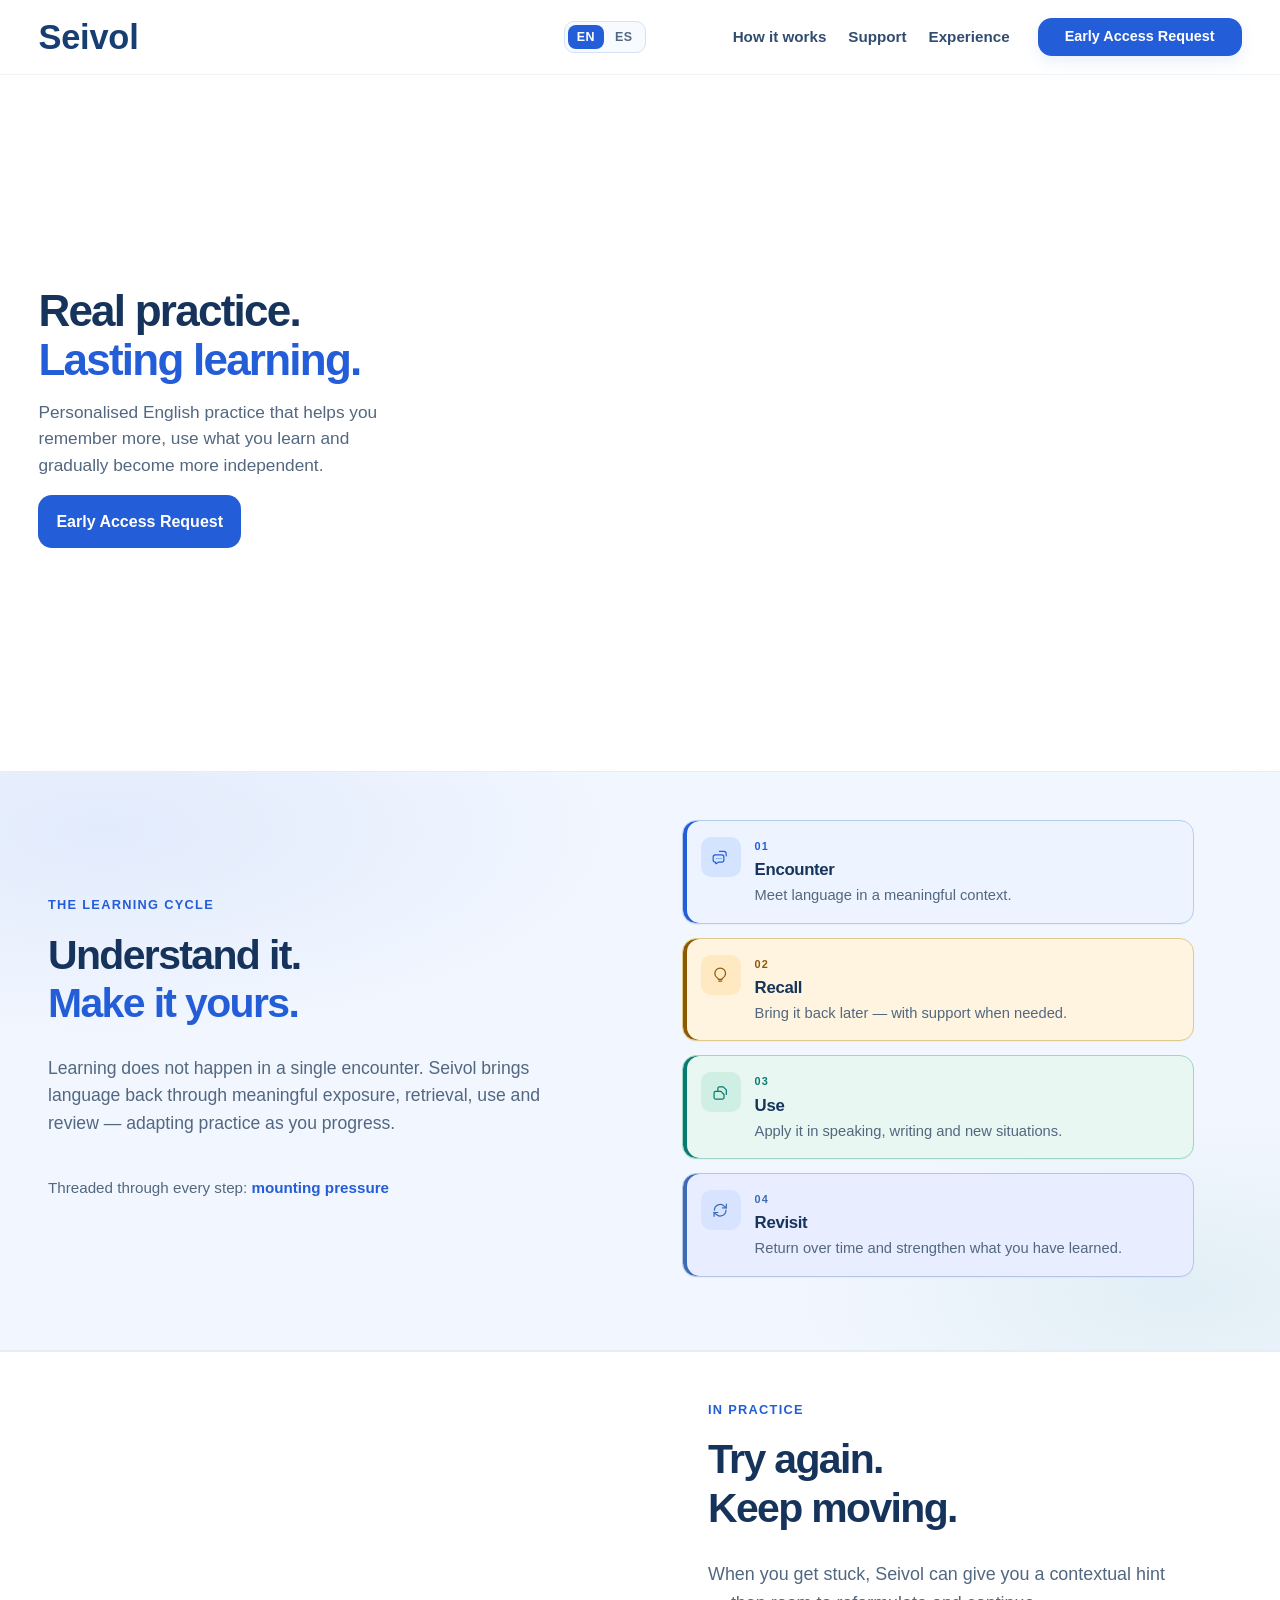
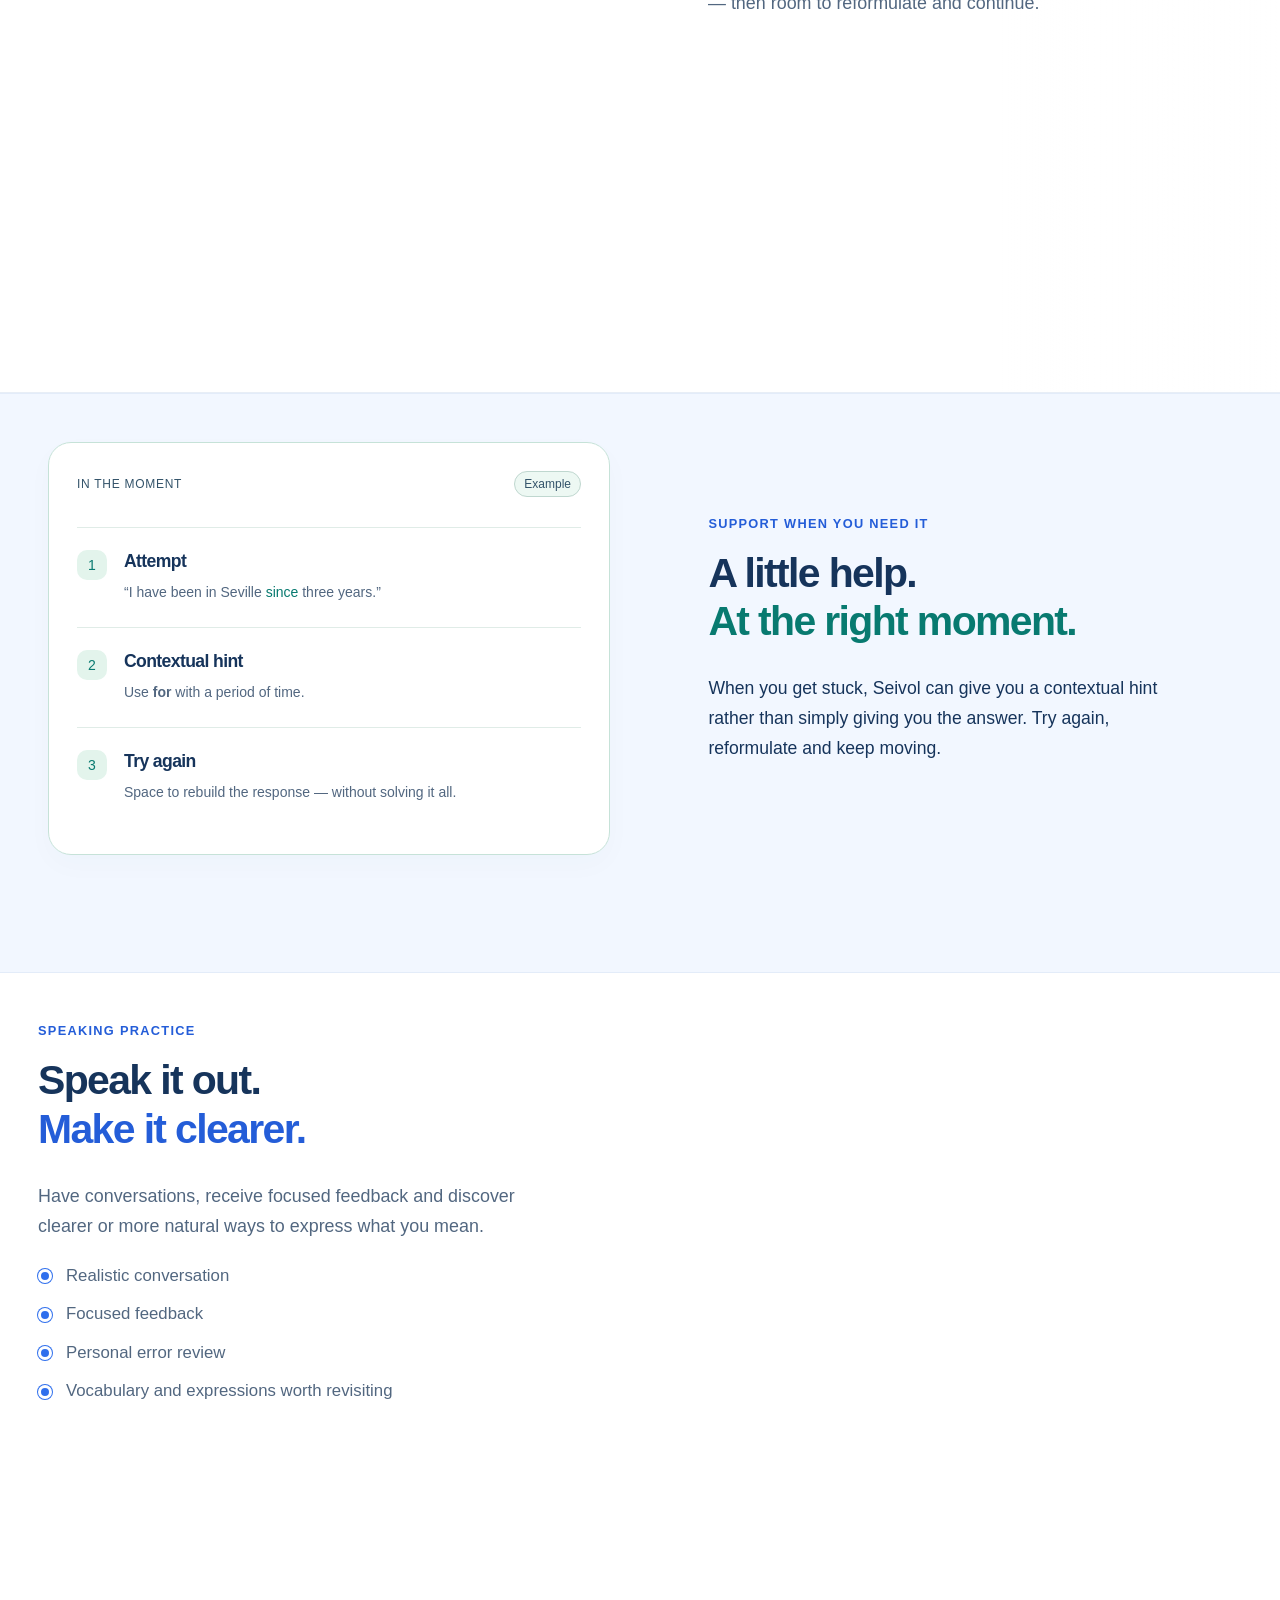
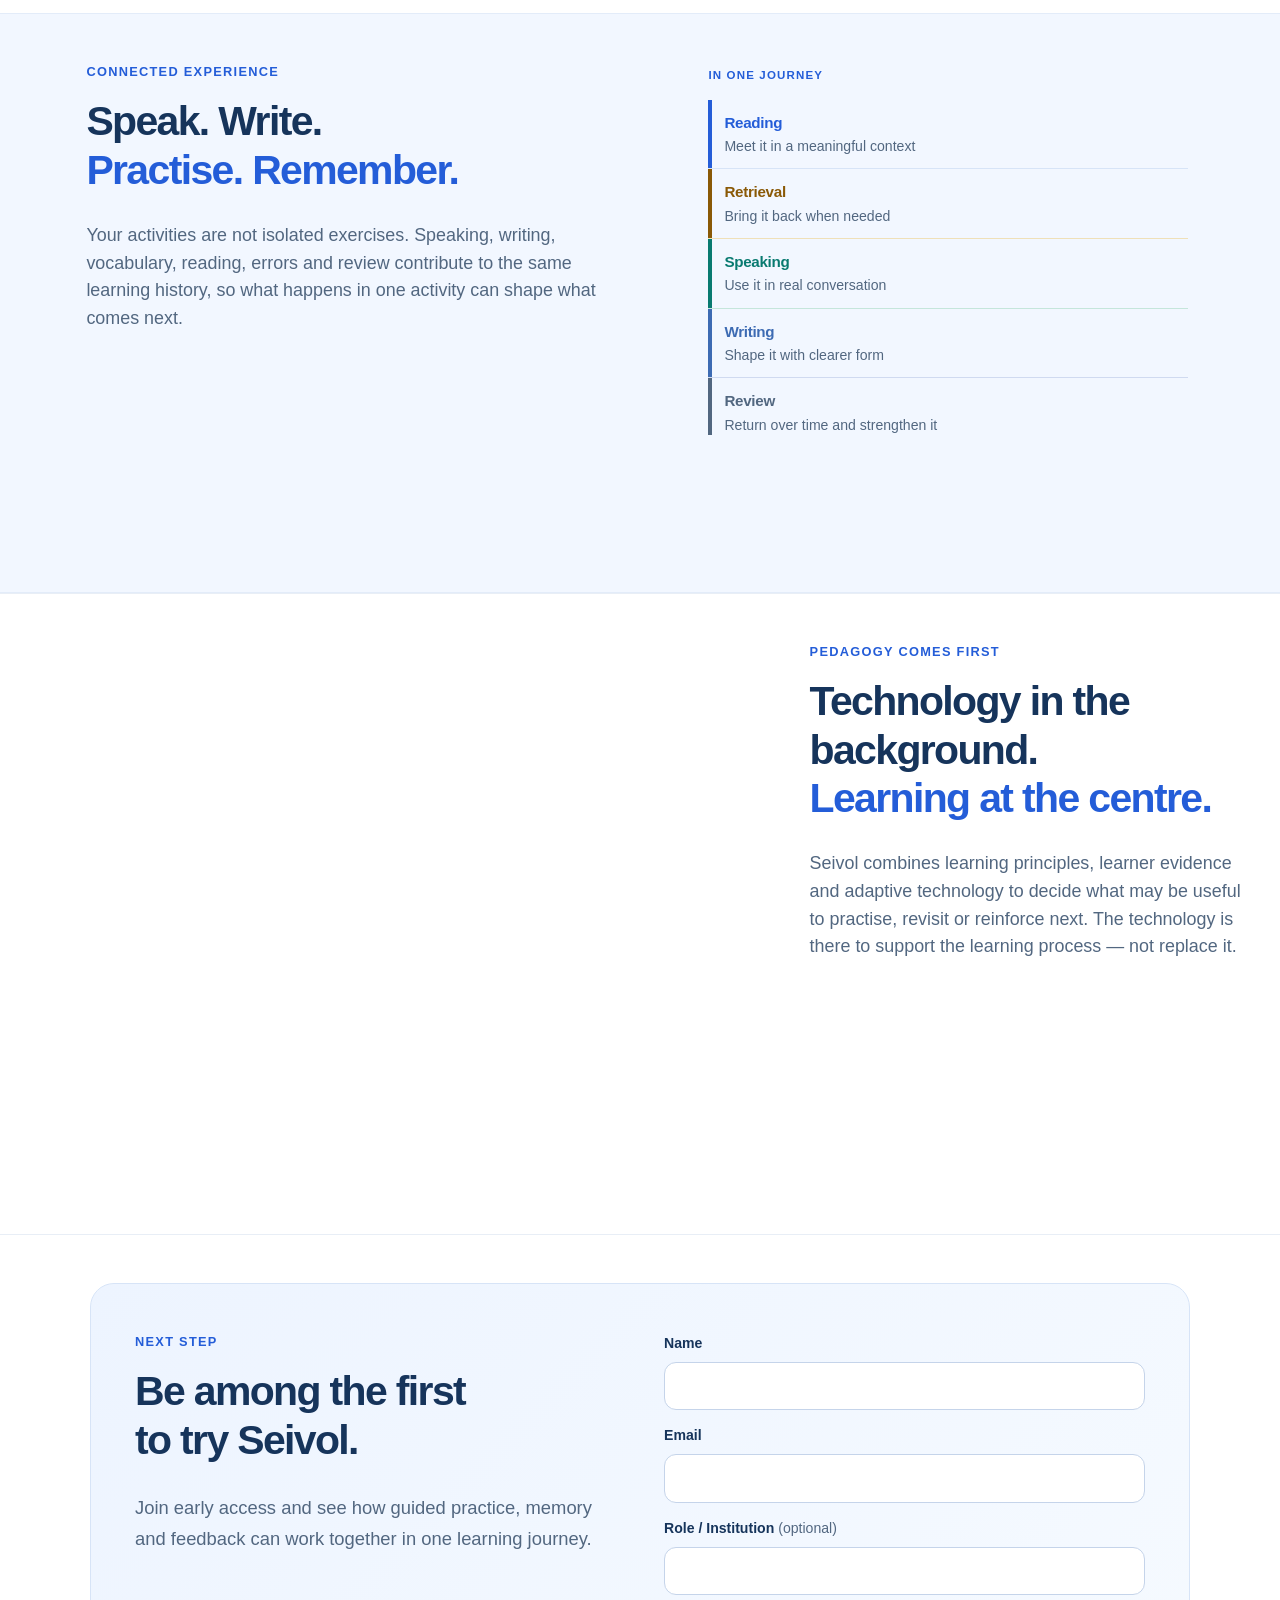
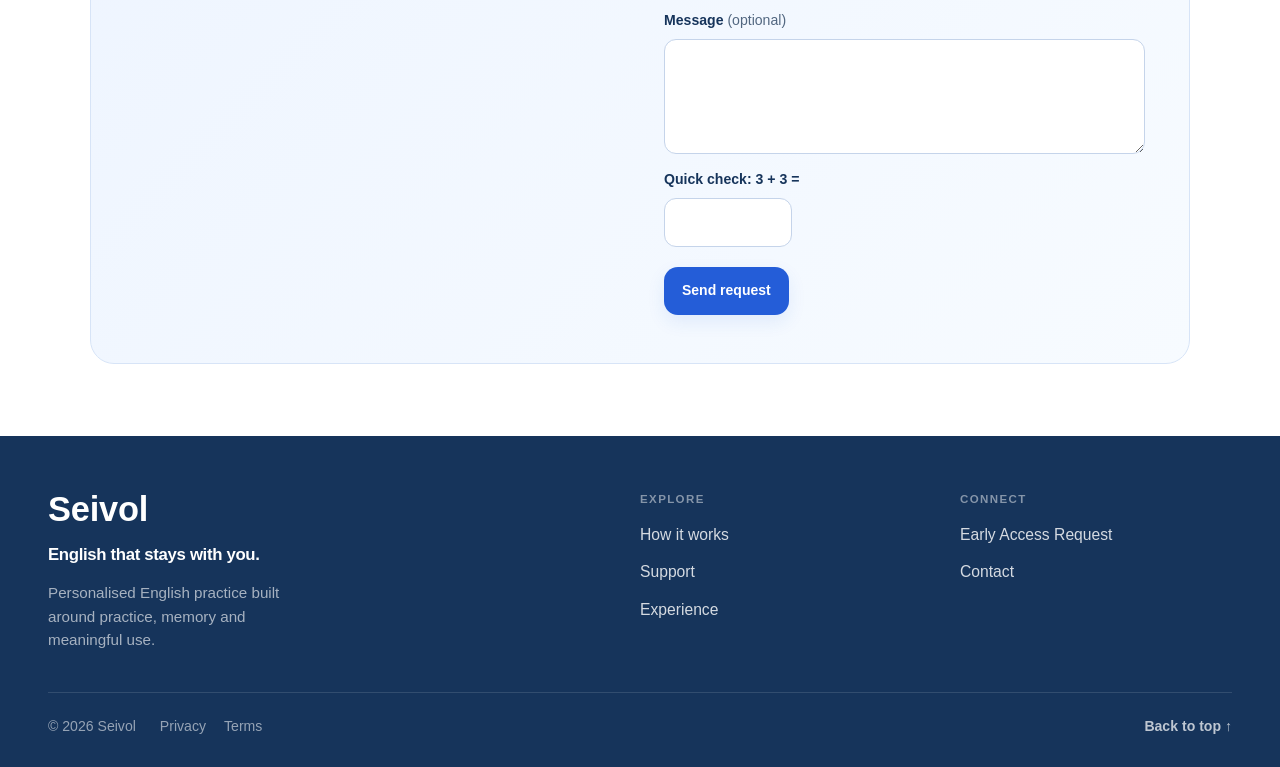
<file: index.html>
<!DOCTYPE html>
<html lang="en" data-page-lang="en" data-lang-en="./index.html" data-lang-es="./es/index.html">
<head>
<meta charset="UTF-8">
<meta name="viewport" content="width=device-width, initial-scale=1">
<meta name="description" content="Personalised English practice with guided feedback, memory and adaptive learning designed to help what you learn today stay with you tomorrow.">
<meta name="theme-color" content="#245dd8">
<title>Seivol — English that stays with you.</title>
<link rel="icon" href="./assets/images/logo.svg" type="image/svg+xml">
<link rel="icon" href="./assets/images/favicon-32.png" type="image/png" sizes="32x32">
<link rel="icon" href="./assets/images/favicon-16.png" type="image/png" sizes="16x16">
<link rel="apple-touch-icon" href="./assets/images/apple-touch-icon.png" sizes="180x180">
<link rel="alternate" hreflang="en" href="./index.html">
<link rel="alternate" hreflang="es" href="./es/index.html">
<link rel="alternate" hreflang="x-default" href="./index.html">
<link rel="stylesheet" href="./assets/styles.css">
<link rel="stylesheet" href="./assets/education.css?v=201">
<script>
(function () {
  var KEY = 'seivol-lang';
  var page = document.documentElement.getAttribute('data-page-lang') || 'en';
  var toEn = document.documentElement.getAttribute('data-lang-en') || './index.html';
  var toEs = document.documentElement.getAttribute('data-lang-es') || './es/index.html';
  var stored = null;
  try { stored = localStorage.getItem(KEY); } catch (e) {}
  function go(lang) {
    if (lang === page) return;
    location.replace(lang === 'es' ? toEs : toEn);
  }
  if (stored === 'en' || stored === 'es') {
    go(stored);
    return;
  }
  var nav = (navigator.languages && navigator.languages[0]) || navigator.language || 'en';
  go(/^es\b/i.test(nav) ? 'es' : 'en');
})();
</script>
<script src="./assets/script.js?v=5" defer></script>
<meta property="og:title" content="Seivol — English that stays with you.">
<meta property="og:description" content="Personalised English practice with guided feedback, memory and adaptive learning designed to help what you learn today stay with you tomorrow.">
<meta property="og:type" content="website">
<meta property="og:url" content="https://jmpmonge.github.io/seivol-web/">
<meta property="og:image" content="https://jmpmonge.github.io/seivol-web/assets/images/og-hero.jpg">
<meta property="og:image:type" content="image/jpeg">
<meta property="og:image:width" content="1200">
<meta property="og:image:height" content="630">
<meta property="og:image:alt" content="Seivol app on a phone with floating practice cards and progress insights">
<meta property="og:locale" content="en_GB">
<meta property="og:locale:alternate" content="es_ES">
<meta name="twitter:card" content="summary_large_image">
<meta name="twitter:title" content="Seivol — English that stays with you.">
<meta name="twitter:description" content="Personalised English practice with guided feedback, memory and adaptive learning designed to help what you learn today stay with you tomorrow.">
<meta name="twitter:image" content="https://jmpmonge.github.io/seivol-web/assets/images/og-hero.jpg">
<meta name="twitter:image:alt" content="Seivol app on a phone with floating practice cards and progress insights">
</head>
<body>
<a class="skip-link" href="#main">Skip to content</a>
<header class="header">
  <div class="container nav">
    <a class="brand" href="./index.html" aria-label="Seivol home">Seivol</a>
    <div class="lang-switch" role="group" aria-label="Language">
      <a class="lang-switch__link is-active" href="./index.html" hreflang="en" lang="en" data-lang="en" aria-current="page">EN</a>
      <a class="lang-switch__link" href="./es/index.html" hreflang="es" lang="es" data-lang="es">ES</a>
    </div>
    <button class="menu-toggle" type="button" aria-label="Menu" aria-expanded="false" aria-controls="navigation">
      <svg class="menu-toggle-icon" width="24" height="18" viewBox="0 0 24 18" fill="none" aria-hidden="true" focusable="false">
        <path d="M1 1.5h22M1 9h22M1 16.5h22" stroke="currentColor" stroke-width="2" stroke-linecap="round"/>
      </svg>
    </button>
    <nav id="navigation" aria-label="Primary">
      <a href="#learning">How it works</a>
      <a href="#support">Support</a>
      <a href="#experience">Experience</a>
      <a class="nav-cta" href="#contact">Early Access Request</a>
    </nav>
  </div>
</header>
<main id="main">
  <section class="hero hero-bleed" aria-labelledby="hero-title">
    <div class="container hero-split">
      <div class="hero-copy">
        <h1 id="hero-title">Real practice.<br><em>Lasting learning.</em></h1>
        <p class="lead">Personalised English practice that helps you remember more, use what you learn and gradually become more independent.</p>
        <div class="hero-actions">
          <a class="button button-primary" href="#contact">Early Access Request</a>
        </div>
      </div>
      <figure class="hero-visual is-loaded">
        <picture>
          <source media="(max-width:767px)" type="image/webp" srcset="./assets/images/seivol-hero-mobile-1080x1300.webp" width="1080" height="1300">
          <source media="(max-width:767px)" type="image/png" srcset="./assets/images/seivol-hero-mobile-1080x1300.png" width="1080" height="1300">
          <source type="image/webp" srcset="./assets/images/image-hero-grande.webp" width="1672" height="941">
          <img src="./assets/images/image-hero-grande.png" alt="Seivol app on a phone with floating practice cards and progress insights" width="1672" height="941" decoding="async" fetchpriority="high">
        </picture>
      </figure>
    </div>
  </section>

  <section id="learning" class="section learning-section">
    <div class="container">
      <div class="cycle-compose">
        <header class="cycle-intro-copy">
          <p class="eyebrow">THE LEARNING CYCLE</p>
          <h2>Understand it.<br><em>Make it yours.</em></h2>
          <p class="cycle-lead section-lead">Learning does not happen in a single encounter. Seivol brings language back through meaningful exposure, retrieval, use and review — adapting practice as you progress.</p>
          <p class="cycle-example">Threaded through every step: <em>mounting pressure</em></p>
        </header>

        <ol class="cycle-path" aria-label="Four moments of the learning cycle">
          <li class="cycle-path-item cycle-path-item--1">
            <span class="cycle-path-icon" aria-hidden="true">
              <svg viewBox="0 0 24 24" fill="none" stroke="currentColor" stroke-width="1.55" stroke-linecap="round" stroke-linejoin="round">
                <path d="M11 4.4h5.8c1.7 0 3 1.3 3 3v2.8"/>
                <path d="M4.6 8.9h9.4c1.55 0 2.8 1.25 2.8 2.8v4c0 1.55-1.25 2.8-2.8 2.8H9.6l-2.6 1.85c-.42.3-1.02-.04-1.02-.55v-1.3h-.38c-1.55 0-2.8-1.25-2.8-2.8v-4c0-1.55 1.25-2.8 2.8-2.8z"/>
                <circle cx="7.6" cy="13.6" r=".7" fill="currentColor" stroke="none"/>
                <circle cx="10.4" cy="13.6" r=".7" fill="currentColor" stroke="none"/>
                <circle cx="13.2" cy="13.6" r=".7" fill="currentColor" stroke="none"/>
              </svg>
            </span>
            <div class="cycle-path-body">
              <span class="cycle-path-num">01</span>
              <h3>Encounter</h3>
              <p>Meet language in a meaningful context.</p>
            </div>
          </li>
          <li class="cycle-path-item cycle-path-item--2">
            <span class="cycle-path-icon" aria-hidden="true">
              <svg viewBox="0 0 24 24" fill="none" stroke="currentColor" stroke-width="1.6" stroke-linecap="round" stroke-linejoin="round">
                <path d="M12 4a7 7 0 0 1 7 7c0 2.6-1.4 4.4-3.2 5.8-.7.5-1.3 1.2-1.5 2.1H9.7c-.2-.9-.8-1.6-1.5-2.1C6.4 15.4 5 13.6 5 11a7 7 0 0 1 7-7z"/>
                <path d="M10 21h4"/>
              </svg>
            </span>
            <div class="cycle-path-body">
              <span class="cycle-path-num">02</span>
              <h3>Recall</h3>
              <p>Bring it back later — with support when needed.</p>
            </div>
          </li>
          <li class="cycle-path-item cycle-path-item--3">
            <span class="cycle-path-icon" aria-hidden="true">
              <svg viewBox="0 0 24 24" fill="none" stroke="currentColor" stroke-width="1.6" stroke-linecap="round" stroke-linejoin="round">
                <path d="M4 19v-6a2 2 0 0 1 2-2h7l4 4v4a2 2 0 0 1-2 2H6a2 2 0 0 1-2-2z"/>
                <path d="M9 11V7a2 2 0 0 1 2-2h5l4 4v6"/>
              </svg>
            </span>
            <div class="cycle-path-body">
              <span class="cycle-path-num">03</span>
              <h3>Use</h3>
              <p>Apply it in speaking, writing and new situations.</p>
            </div>
          </li>
          <li class="cycle-path-item cycle-path-item--4">
            <span class="cycle-path-icon" aria-hidden="true">
              <svg viewBox="0 0 24 24" fill="none" stroke="currentColor" stroke-width="1.6" stroke-linecap="round" stroke-linejoin="round">
                <path d="M4.5 12a7.5 7.5 0 0 1 12.8-5.3L20 9"/>
                <path d="M20 4v5h-5"/>
                <path d="M19.5 12a7.5 7.5 0 0 1-12.8 5.3L4 15"/>
                <path d="M4 20v-5h5"/>
              </svg>
            </span>
            <div class="cycle-path-body">
              <span class="cycle-path-num">04</span>
              <h3>Revisit</h3>
              <p>Return over time and strengthen what you have learned.</p>
            </div>
          </li>
        </ol>
      </div>
    </div>
  </section>

  <section class="section practice-look-section" aria-labelledby="practice-look-title">
    <div class="container">
      <div class="app-showcase app-showcase-blend">
        <figure class="closer-look-visual" data-reveal>
          <picture>
            <source media="(max-width:767px)" type="image/webp" srcset="./assets/images/seivol-closer-look-mobile.webp?v=8" width="1080" height="1300">
            <source media="(max-width:767px)" type="image/png" srcset="./assets/images/seivol-closer-look-mobile.png?v=8" width="1080" height="1300">
            <source type="image/webp" srcset="./assets/images/seivol-closer-look.webp" width="1672" height="941">
            <img src="./assets/images/seivol-closer-look.png" alt="Seivol practice: try, get a hint, try again, with AI feedback cards" width="1672" height="941" loading="lazy" decoding="async">
          </picture>
        </figure>
        <div class="closer-look-fade" aria-hidden="true"></div>
        <div class="app-copy">
          <p class="eyebrow">IN PRACTICE</p>
          <h2 id="practice-look-title">Try again.<br>Keep moving.</h2>
          <p class="section-lead">When you get stuck, Seivol can give you a contextual hint — then room to reformulate and continue.</p>
        </div>
      </div>
    </div>
  </section>

  <section id="support" class="support-section">
    <div class="container feature-grid support-layout">
      <div class="support-right">
        <div class="support-example">
          <div class="panel-heading"><span>IN THE MOMENT</span><span class="tiny-tag">Example</span></div>
          <ol>
            <li><span>1</span><div><h3>Attempt</h3><p>“I have been in Seville <em>since</em> three years.”</p></div></li>
            <li><span>2</span><div><h3>Contextual hint</h3><p>Use <strong>for</strong> with a period of time.</p></div></li>
            <li><span>3</span><div><h3>Try again</h3><p>Space to rebuild the response — without solving it all.</p></div></li>
          </ol>
        </div>
      </div>
      <div class="support-copy">
        <p class="eyebrow">SUPPORT WHEN YOU NEED IT</p>
        <h2>A little help.<br><em>At the right moment.</em></h2>
        <p class="feature-lead section-lead">When you get stuck, Seivol can give you a contextual hint rather than simply giving you the answer. Try again, reformulate and keep moving.</p>
      </div>
    </div>
  </section>

  <section id="speaking" class="section speaking-section">
    <div class="container speaking-blend speaking-text-left">
      <div class="speaking-copy">
        <p class="eyebrow">SPEAKING PRACTICE</p>
        <h2>Speak it out.<br><em>Make it clearer.</em></h2>
        <p class="section-lead">Have conversations, receive focused feedback and discover clearer or more natural ways to express what you mean.</p>
        <ul class="benefit-list">
          <li>Realistic conversation</li>
          <li>Focused feedback</li>
          <li>Personal error review</li>
          <li>Vocabulary and expressions worth revisiting</li>
        </ul>
      </div>
      <figure class="speaking-visual">
        <picture>
          <source media="(max-width:767px)" type="image/webp" srcset="./assets/images/seivol-speaking-mobile.webp?v=10" width="1080" height="1300">
          <source media="(max-width:767px)" type="image/png" srcset="./assets/images/seivol-speaking-mobile.png?v=10" width="1080" height="1300">
          <source type="image/webp" srcset="./assets/images/seivol-speaking.webp?v=11" width="1143" height="1376">
          <img src="./assets/images/seivol-speaking.png?v=11" alt="Phone and feedback cards: Original, Better and Tip during speaking practice" width="1143" height="1376" loading="lazy" decoding="async">
        </picture>
        <div class="speaking-fade" aria-hidden="true"></div>
      </figure>
    </div>
  </section>

  <section id="experience" class="section experience-section">
    <div class="container experience-intro">
      <div class="experience-intro-copy">
        <p class="eyebrow">CONNECTED EXPERIENCE</p>
        <h2>Speak. Write.<br><em>Practise. Remember.</em></h2>
        <p class="experience-intro-lead section-lead">Your activities are not isolated exercises. Speaking, writing, vocabulary, reading, errors and review contribute to the same learning history, so what happens in one activity can shape what comes next.</p>
      </div>
      <aside class="experience-label" aria-label="Parts of the connected journey">
        <div class="experience-label-head">
          <span>IN ONE JOURNEY</span>
        </div>
        <ul class="experience-label-list">
          <li class="experience-label-item experience-label-item--1">
            <strong>Reading</strong>
            <span>Meet it in a meaningful context</span>
          </li>
          <li class="experience-label-item experience-label-item--2">
            <strong>Retrieval</strong>
            <span>Bring it back when needed</span>
          </li>
          <li class="experience-label-item experience-label-item--3">
            <strong>Speaking</strong>
            <span>Use it in real conversation</span>
          </li>
          <li class="experience-label-item experience-label-item--4">
            <strong>Writing</strong>
            <span>Shape it with clearer form</span>
          </li>
          <li class="experience-label-item experience-label-item--5">
            <strong>Review</strong>
            <span>Return over time and strengthen it</span>
          </li>
        </ul>
      </aside>
    </div>
  </section>

  <section id="foundation" class="section foundation-section foundation-bleed" aria-labelledby="foundation-title">
    <div class="container foundation-split">
      <div class="foundation-copy">
        <p class="eyebrow">PEDAGOGY COMES FIRST</p>
        <h2 id="foundation-title">Technology in the background.<br><em>Learning at the centre.</em></h2>
        <p class="foundation-lead section-lead">Seivol combines learning principles, learner evidence and adaptive technology to decide what may be useful to practise, revisit or reinforce next. The technology is there to support the learning process — not replace it.</p>
      </div>
      <figure class="foundation-visual">
        <picture>
          <source media="(max-width:767px)" type="image/webp" srcset="./assets/images/ultima-web.webp?v=1" width="1143" height="1376">
          <source media="(max-width:767px)" type="image/png" srcset="./assets/images/ultima-web.png?v=1" width="1143" height="1376">
          <source type="image/webp" srcset="./assets/images/ultima.webp?v=1" width="1536" height="1024">
          <img src="./assets/images/ultima.png?v=1" alt="Seivol Progress screen with Known, Saved for review and In progress cards" width="1536" height="1024" loading="lazy" decoding="async">
        </picture>
      </figure>
    </div>
  </section>

  <section id="contact" class="section contact-section">
    <div class="container contact-panel">
      <div class="contact-layout">
        <div class="contact-copy">
          <p class="eyebrow">NEXT STEP</p>
          <h2>Be among the first to try Seivol.</h2>
          <p class="contact-lead section-lead">Join early access and see how guided practice, memory and feedback can work together in one learning journey.</p>
        </div>
        <form class="contact-form" id="early-access-form" action="mailto:jmpmonge@gmail.com" method="post" enctype="text/plain" novalidate>
          <div class="contact-field">
            <label for="contact-name">Name</label>
            <input id="contact-name" name="Name" type="text" autocomplete="name" required>
          </div>
          <div class="contact-field">
            <label for="contact-email">Email</label>
            <input id="contact-email" name="Email" type="email" autocomplete="email" required>
          </div>
          <div class="contact-field">
            <label for="contact-role">Role / Institution <span class="optional">(optional)</span></label>
            <input id="contact-role" name="Role / Institution" type="text" autocomplete="organization">
          </div>
          <div class="contact-field">
            <label for="contact-message">Message <span class="optional">(optional)</span></label>
            <textarea id="contact-message" name="Message" rows="4"></textarea>
          </div>
          <div class="contact-honeypot" aria-hidden="true">
            <label for="contact-company">Company</label>
            <input id="contact-company" name="company" type="text" tabindex="-1" autocomplete="off">
          </div>
          <div class="contact-field contact-captcha">
            <label for="contact-captcha">Quick check: <span id="contact-captcha-question">3 + 4</span> =</label>
            <input id="contact-captcha" name="captcha" type="text" inputmode="numeric" autocomplete="off" required>
            <p class="contact-form-error" id="contact-form-error" hidden>Please solve the check to continue.</p>
          </div>
          <button class="button button-primary contact-submit" type="submit">Send request</button>
        </form>
      </div>
    </div>
  </section>
</main>
<footer class="site-footer">
  <div class="container">
    <div class="footer-grid">
      <div class="footer-brand">
        <a class="footer-logo" href="./index.html" aria-label="Seivol home">Seivol</a>
        <p class="footer-tagline">English that stays with you.</p>
        <p class="footer-blurb">Personalised English practice built around practice, memory and meaningful use.</p>
      </div>
      <div class="footer-col">
        <h3 class="footer-heading">Explore</h3>
        <ul class="footer-list">
          <li><a href="#learning">How it works</a></li>
          <li><a href="#support">Support</a></li>
          <li><a href="#experience">Experience</a></li>
        </ul>
      </div>
      <div class="footer-col">
        <h3 class="footer-heading">Connect</h3>
        <ul class="footer-list">
          <li><a href="#contact">Early Access Request</a></li>
          <li><a href="mailto:hello@seivol.com">Contact</a></li>
        </ul>
      </div>
    </div>
    <div class="footer-bar">
      <p class="footer-copy">© 2026 Seivol</p>
      <div class="footer-legal">
        <a href="#" aria-disabled="true" tabindex="-1">Privacy</a>
        <a href="#" aria-disabled="true" tabindex="-1">Terms</a>
      </div>
      <a class="footer-top" href="#main">Back to top <span aria-hidden="true">↑</span></a>
    </div>
  </div>
</footer>
</body>
</html>
</file>
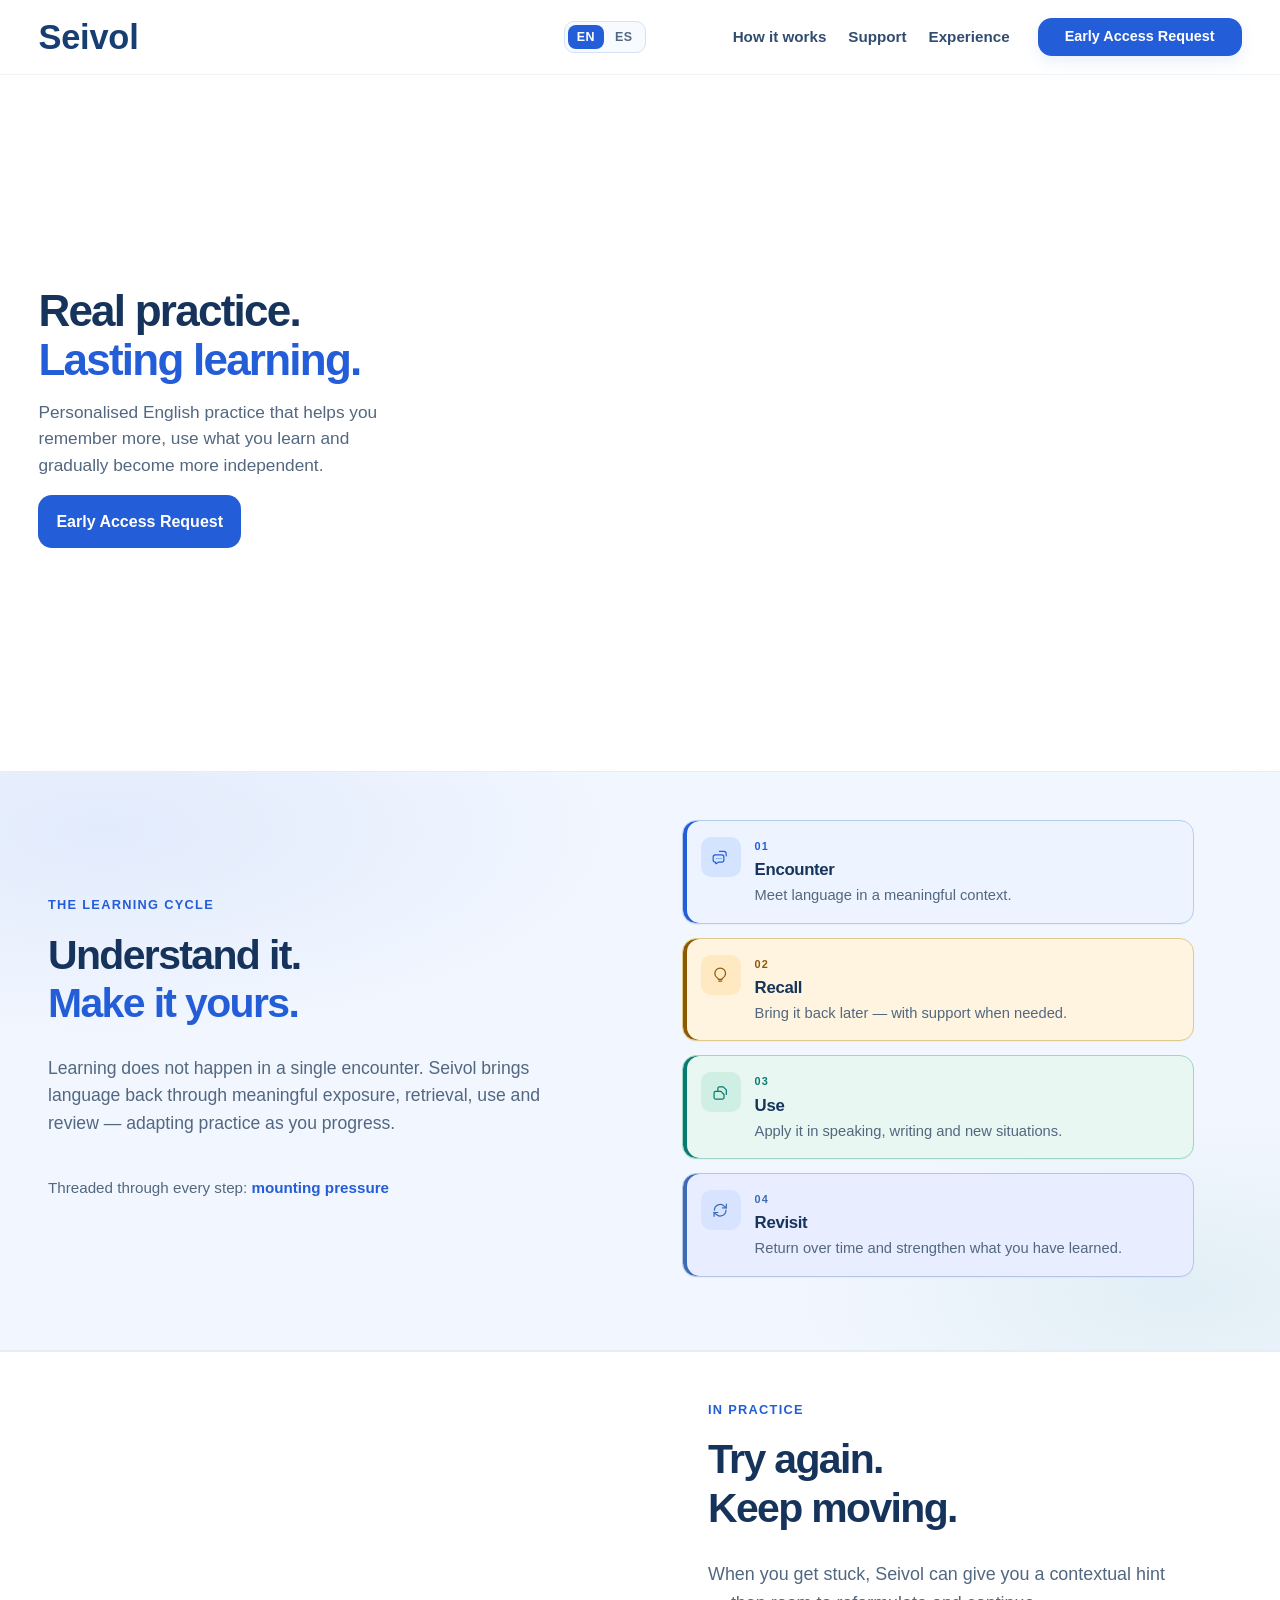
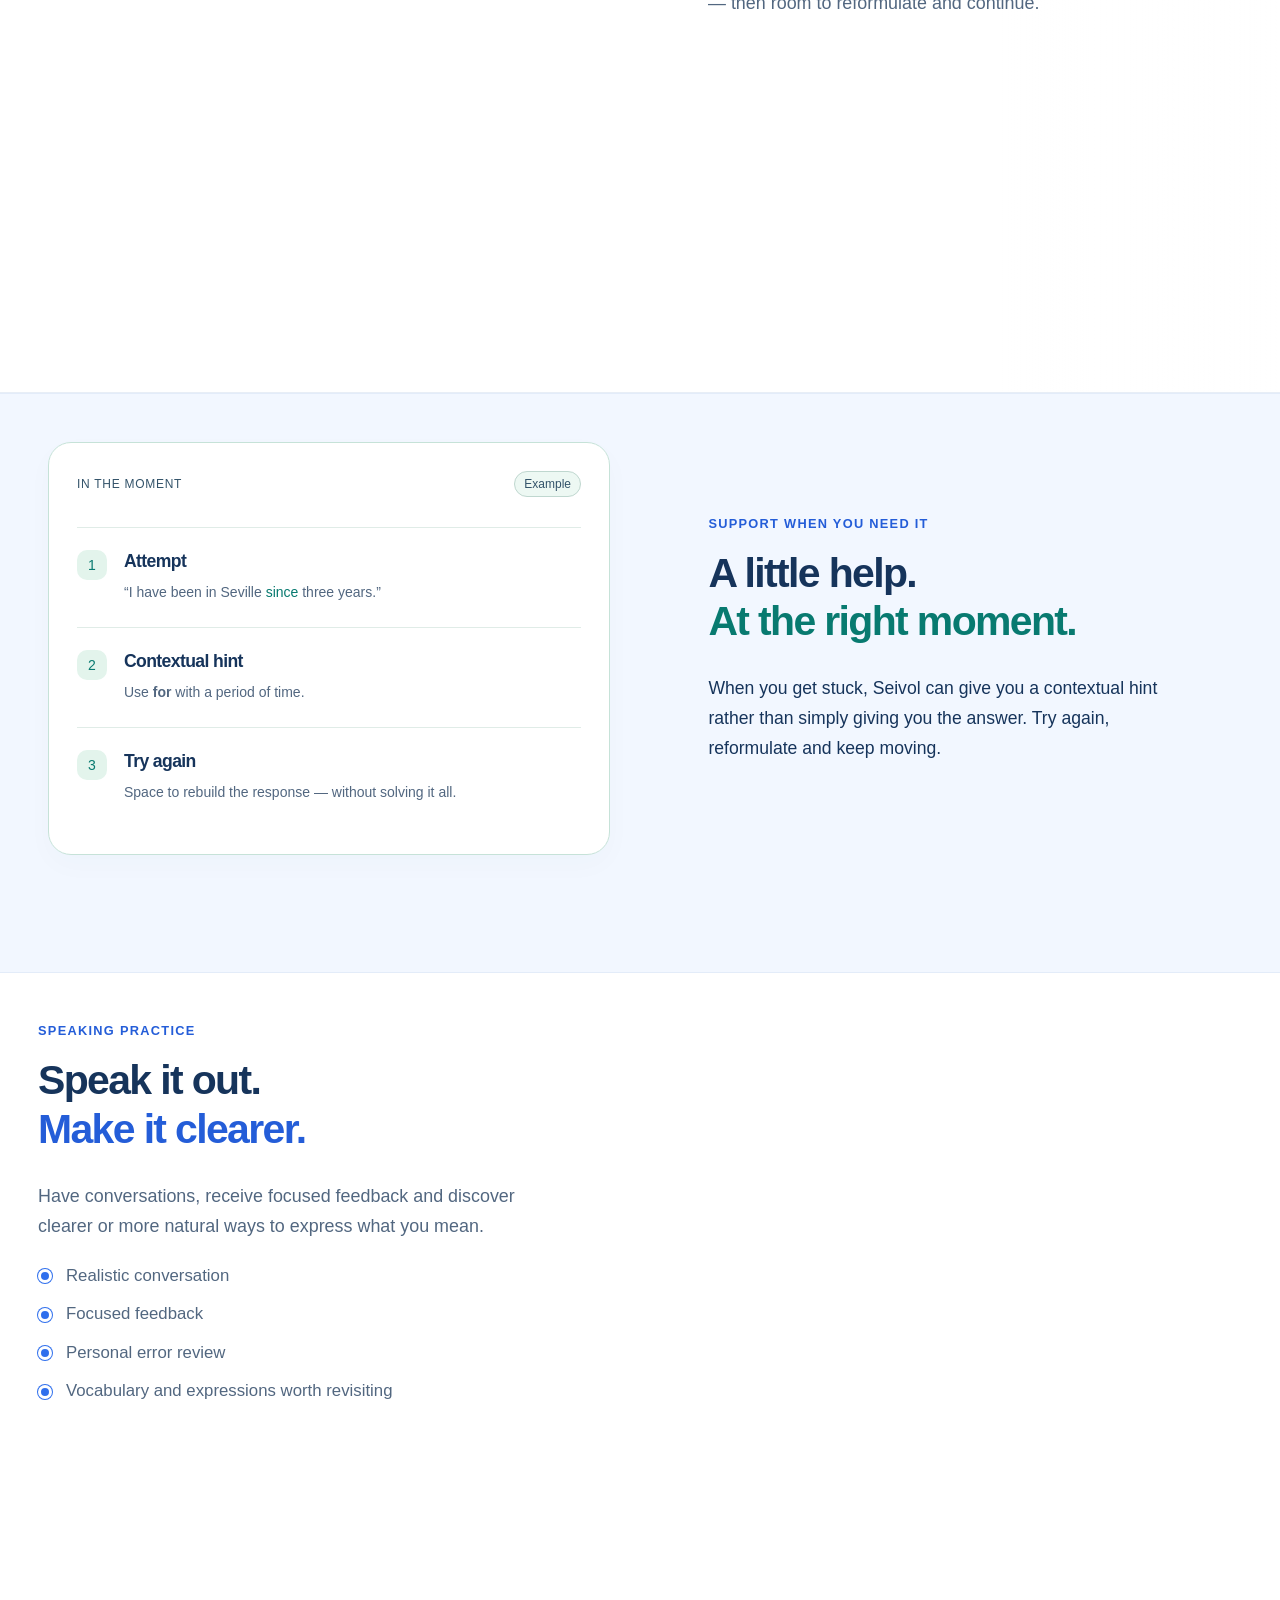
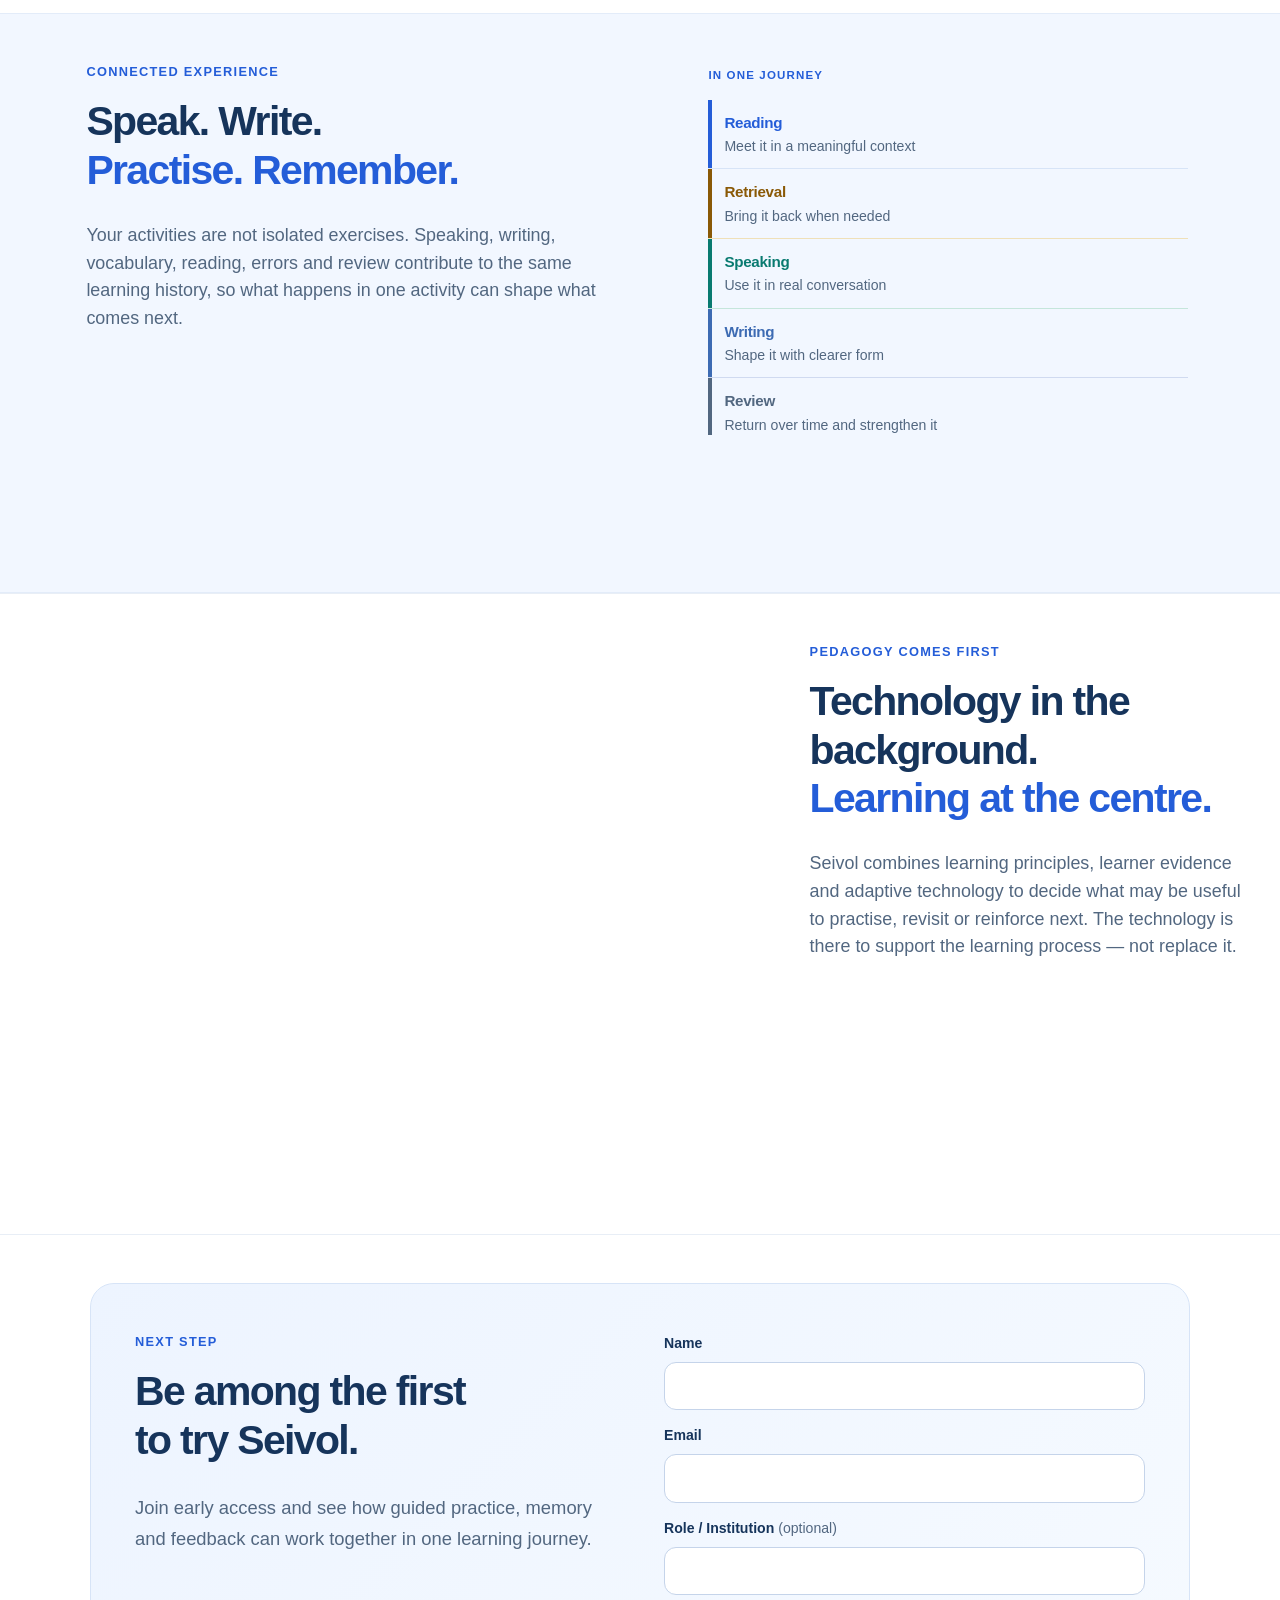
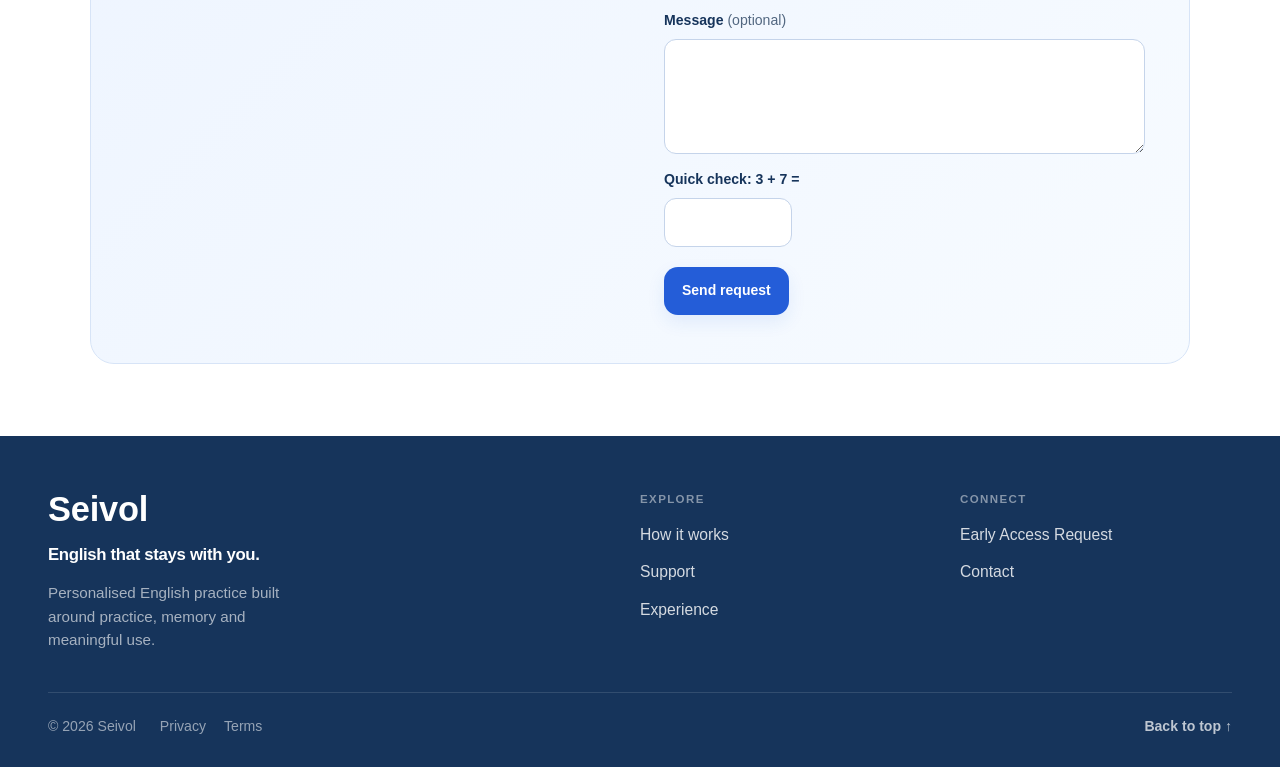
<file: es/index.html>
<!DOCTYPE html>
<html lang="es" data-page-lang="es" data-lang-en="../index.html" data-lang-es="./index.html">
<head>
<meta charset="UTF-8">
<meta name="viewport" content="width=device-width, initial-scale=1">
<meta name="description" content="Práctica de inglés personalizada con feedback guiado, memoria y aprendizaje adaptativo, pensada para que lo que aprendes hoy se quede contigo mañana.">
<meta name="theme-color" content="#245dd8">
<title>Seivol — Inglés que se queda contigo.</title>
<link rel="icon" href="../assets/images/logo.svg" type="image/svg+xml">
<link rel="icon" href="../assets/images/favicon-32.png" type="image/png" sizes="32x32">
<link rel="icon" href="../assets/images/favicon-16.png" type="image/png" sizes="16x16">
<link rel="apple-touch-icon" href="../assets/images/apple-touch-icon.png" sizes="180x180">
<link rel="alternate" hreflang="en" href="../index.html">
<link rel="alternate" hreflang="es" href="./index.html">
<link rel="alternate" hreflang="x-default" href="../index.html">
<link rel="stylesheet" href="../assets/styles.css">
<link rel="stylesheet" href="../assets/education.css?v=201">
<script>
(function () {
  var KEY = 'seivol-lang';
  var page = document.documentElement.getAttribute('data-page-lang') || 'en';
  var toEn = document.documentElement.getAttribute('data-lang-en') || '../index.html';
  var toEs = document.documentElement.getAttribute('data-lang-es') || './index.html';
  var stored = null;
  try { stored = localStorage.getItem(KEY); } catch (e) {}
  function go(lang) {
    if (lang === page) return;
    location.replace(lang === 'es' ? toEs : toEn);
  }
  if (stored === 'en' || stored === 'es') {
    go(stored);
    return;
  }
  var nav = (navigator.languages && navigator.languages[0]) || navigator.language || 'en';
  go(/^es\b/i.test(nav) ? 'es' : 'en');
})();
</script>
<script src="../assets/script.js?v=5" defer></script>
<meta property="og:title" content="Seivol — Inglés que se queda contigo.">
<meta property="og:description" content="Práctica de inglés personalizada con feedback guiado, memoria y aprendizaje adaptativo, pensada para que lo que aprendes hoy se quede contigo mañana.">
<meta property="og:type" content="website">
<meta property="og:url" content="https://jmpmonge.github.io/seivol-web/es/">
<meta property="og:image" content="https://jmpmonge.github.io/seivol-web/assets/images/og-hero.jpg">
<meta property="og:image:type" content="image/jpeg">
<meta property="og:image:width" content="1200">
<meta property="og:image:height" content="630">
<meta property="og:image:alt" content="App Seivol en un móvil con tarjetas de práctica e insights de progreso">
<meta property="og:locale" content="es_ES">
<meta property="og:locale:alternate" content="en_GB">
<meta name="twitter:card" content="summary_large_image">
<meta name="twitter:title" content="Seivol — Inglés que se queda contigo.">
<meta name="twitter:description" content="Práctica de inglés personalizada con feedback guiado, memoria y aprendizaje adaptativo, pensada para que lo que aprendes hoy se quede contigo mañana.">
<meta name="twitter:image" content="https://jmpmonge.github.io/seivol-web/assets/images/og-hero.jpg">
<meta name="twitter:image:alt" content="App Seivol en un móvil con tarjetas de práctica e insights de progreso">
</head>
<body>
<a class="skip-link" href="#main">Saltar al contenido</a>
<header class="header">
  <div class="container nav">
    <a class="brand" href="./index.html" aria-label="Inicio Seivol">Seivol</a>
    <div class="lang-switch" role="group" aria-label="Idioma">
      <a class="lang-switch__link" href="../index.html" hreflang="en" lang="en" data-lang="en">EN</a>
      <a class="lang-switch__link is-active" href="./index.html" hreflang="es" lang="es" data-lang="es" aria-current="page">ES</a>
    </div>
    <button class="menu-toggle" type="button" aria-label="Menú" aria-expanded="false" aria-controls="navigation">
      <svg class="menu-toggle-icon" width="24" height="18" viewBox="0 0 24 18" fill="none" aria-hidden="true" focusable="false">
        <path d="M1 1.5h22M1 9h22M1 16.5h22" stroke="currentColor" stroke-width="2" stroke-linecap="round"/>
      </svg>
    </button>
    <nav id="navigation" aria-label="Principal">
      <a href="#learning">Cómo funciona</a>
      <a href="#support">Apoyo</a>
      <a href="#experience">Experiencia</a>
      <a class="nav-cta" href="#contact">Solicitar acceso</a>
    </nav>
  </div>
</header>
<main id="main">
  <section class="hero hero-bleed" aria-labelledby="hero-title">
    <div class="container hero-split">
      <div class="hero-copy">
        <h1 id="hero-title">Práctica real.<br><em>Aprendizaje que dura.</em></h1>
        <p class="lead">Práctica de inglés personalizada que te ayuda a recordar más, usar lo que aprendes y ganar independencia poco a poco.</p>
        <div class="hero-actions">
          <a class="button button-primary" href="#contact">Solicitar acceso</a>
        </div>
      </div>
      <figure class="hero-visual is-loaded">
        <picture>
          <source media="(max-width:767px)" type="image/webp" srcset="../assets/images/seivol-hero-mobile-1080x1300.webp" width="1080" height="1300">
          <source media="(max-width:767px)" type="image/png" srcset="../assets/images/seivol-hero-mobile-1080x1300.png" width="1080" height="1300">
          <source type="image/webp" srcset="../assets/images/image-hero-grande.webp" width="1672" height="941">
          <img src="../assets/images/image-hero-grande.png" alt="App Seivol en un móvil con tarjetas de práctica e insights de progreso" width="1672" height="941" decoding="async" fetchpriority="high">
        </picture>
      </figure>
    </div>
  </section>

  <section id="learning" class="section learning-section">
    <div class="container">
      <div class="cycle-compose">
        <header class="cycle-intro-copy">
          <p class="eyebrow">EL CICLO DE APRENDIZAJE</p>
          <h2>Entiéndelo.<br><em>Hazlo tuyo.</em></h2>
          <p class="cycle-lead section-lead">El aprendizaje no ocurre en un solo encuentro. Seivol recupera la lengua mediante exposición significativa, recuperación, uso y repaso — adaptando la práctica a medida que avanzas.</p>
          <p class="cycle-example">Presente en cada paso: <em>mounting pressure</em></p>
        </header>

        <ol class="cycle-path" aria-label="Cuatro momentos del ciclo de aprendizaje">
          <li class="cycle-path-item cycle-path-item--1">
            <span class="cycle-path-icon" aria-hidden="true">
              <svg viewBox="0 0 24 24" fill="none" stroke="currentColor" stroke-width="1.55" stroke-linecap="round" stroke-linejoin="round">
                <path d="M11 4.4h5.8c1.7 0 3 1.3 3 3v2.8"/>
                <path d="M4.6 8.9h9.4c1.55 0 2.8 1.25 2.8 2.8v4c0 1.55-1.25 2.8-2.8 2.8H9.6l-2.6 1.85c-.42.3-1.02-.04-1.02-.55v-1.3h-.38c-1.55 0-2.8-1.25-2.8-2.8v-4c0-1.55 1.25-2.8 2.8-2.8z"/>
                <circle cx="7.6" cy="13.6" r=".7" fill="currentColor" stroke="none"/>
                <circle cx="10.4" cy="13.6" r=".7" fill="currentColor" stroke="none"/>
                <circle cx="13.2" cy="13.6" r=".7" fill="currentColor" stroke="none"/>
              </svg>
            </span>
            <div class="cycle-path-body">
              <span class="cycle-path-num">01</span>
              <h3>Encounter</h3>
              <p>Encuentra la lengua en un contexto con sentido.</p>
            </div>
          </li>
          <li class="cycle-path-item cycle-path-item--2">
            <span class="cycle-path-icon" aria-hidden="true">
              <svg viewBox="0 0 24 24" fill="none" stroke="currentColor" stroke-width="1.6" stroke-linecap="round" stroke-linejoin="round">
                <path d="M12 4a7 7 0 0 1 7 7c0 2.6-1.4 4.4-3.2 5.8-.7.5-1.3 1.2-1.5 2.1H9.7c-.2-.9-.8-1.6-1.5-2.1C6.4 15.4 5 13.6 5 11a7 7 0 0 1 7-7z"/>
                <path d="M10 21h4"/>
              </svg>
            </span>
            <div class="cycle-path-body">
              <span class="cycle-path-num">02</span>
              <h3>Recall</h3>
              <p>Recupérala más tarde — con apoyo cuando haga falta.</p>
            </div>
          </li>
          <li class="cycle-path-item cycle-path-item--3">
            <span class="cycle-path-icon" aria-hidden="true">
              <svg viewBox="0 0 24 24" fill="none" stroke="currentColor" stroke-width="1.6" stroke-linecap="round" stroke-linejoin="round">
                <path d="M4 19v-6a2 2 0 0 1 2-2h7l4 4v4a2 2 0 0 1-2 2H6a2 2 0 0 1-2-2z"/>
                <path d="M9 11V7a2 2 0 0 1 2-2h5l4 4v6"/>
              </svg>
            </span>
            <div class="cycle-path-body">
              <span class="cycle-path-num">03</span>
              <h3>Use</h3>
              <p>Úsala al hablar, escribir y en situaciones nuevas.</p>
            </div>
          </li>
          <li class="cycle-path-item cycle-path-item--4">
            <span class="cycle-path-icon" aria-hidden="true">
              <svg viewBox="0 0 24 24" fill="none" stroke="currentColor" stroke-width="1.6" stroke-linecap="round" stroke-linejoin="round">
                <path d="M4.5 12a7.5 7.5 0 0 1 12.8-5.3L20 9"/>
                <path d="M20 4v5h-5"/>
                <path d="M19.5 12a7.5 7.5 0 0 1-12.8 5.3L4 15"/>
                <path d="M4 20v-5h5"/>
              </svg>
            </span>
            <div class="cycle-path-body">
              <span class="cycle-path-num">04</span>
              <h3>Revisit</h3>
              <p>Vuelve con el tiempo y refuerza lo aprendido.</p>
            </div>
          </li>
        </ol>
      </div>
    </div>
  </section>

  <section class="section practice-look-section" aria-labelledby="practice-look-title">
    <div class="container">
      <div class="app-showcase app-showcase-blend">
        <figure class="closer-look-visual" data-reveal>
          <picture>
            <source media="(max-width:767px)" type="image/webp" srcset="../assets/images/seivol-closer-look-mobile.webp?v=8" width="1080" height="1300">
            <source media="(max-width:767px)" type="image/png" srcset="../assets/images/seivol-closer-look-mobile.png?v=8" width="1080" height="1300">
            <source type="image/webp" srcset="../assets/images/seivol-closer-look.webp" width="1672" height="941">
            <img src="../assets/images/seivol-closer-look.png" alt="Práctica Seivol: intenta, recibe una pista, vuelve a intentarlo, con tarjetas de feedback" width="1672" height="941" loading="lazy" decoding="async">
          </picture>
        </figure>
        <div class="closer-look-fade" aria-hidden="true"></div>
        <div class="app-copy">
          <p class="eyebrow">EN LA PRÁCTICA</p>
          <h2 id="practice-look-title">Inténtalo de nuevo.<br>Sigue adelante.</h2>
          <p class="section-lead">Cuando te atasques, Seivol puede darte una pista contextual — y espacio para reformular y continuar.</p>
        </div>
      </div>
    </div>
  </section>

  <section id="support" class="support-section">
    <div class="container feature-grid support-layout">
      <div class="support-right">
        <div class="support-example">
          <div class="panel-heading"><span>EN EL MOMENTO</span><span class="tiny-tag">Ejemplo</span></div>
          <ol>
            <li><span>1</span><div><h3>Intento</h3><p>“I have been in Seville <em>since</em> three years.”</p></div></li>
            <li><span>2</span><div><h3>Pista contextual</h3><p>Usa <strong>for</strong> con un periodo de tiempo.</p></div></li>
            <li><span>3</span><div><h3>Inténtalo de nuevo</h3><p>Espacio para reconstruir la respuesta — sin dártela toda hecha.</p></div></li>
          </ol>
        </div>
      </div>
      <div class="support-copy">
        <p class="eyebrow">APOYO CUANDO LO NECESITAS</p>
        <h2>Un poco de ayuda.<br><em>En el momento justo.</em></h2>
        <p class="feature-lead section-lead">Cuando te atasques, Seivol puede darte una pista contextual en lugar de la respuesta completa. Inténtalo de nuevo, reformula y sigue adelante.</p>
      </div>
    </div>
  </section>

  <section id="speaking" class="section speaking-section">
    <div class="container speaking-blend speaking-text-left">
      <div class="speaking-copy">
        <p class="eyebrow">PRÁCTICA DE SPEAKING</p>
        <h2>Dilo en voz alta.<br><em>Hazlo más claro.</em></h2>
        <p class="section-lead">Mantén conversaciones, recibe feedback concreto y descubre formas más claras o naturales de expresar lo que quieres decir.</p>
        <ul class="benefit-list">
          <li>Conversación realista</li>
          <li>Feedback concreto</li>
          <li>Repaso personal de errores</li>
          <li>Vocabulario y expresiones que merece la pena volver a ver</li>
        </ul>
      </div>
      <figure class="speaking-visual">
        <picture>
          <source media="(max-width:767px)" type="image/webp" srcset="../assets/images/seivol-speaking-mobile.webp?v=10" width="1080" height="1300">
          <source media="(max-width:767px)" type="image/png" srcset="../assets/images/seivol-speaking-mobile.png?v=10" width="1080" height="1300">
          <source type="image/webp" srcset="../assets/images/seivol-speaking.webp?v=11" width="1143" height="1376">
          <img src="../assets/images/seivol-speaking.png?v=11" alt="Móvil y tarjetas de feedback: Original, Better y Tip en la práctica de speaking" width="1143" height="1376" loading="lazy" decoding="async">
        </picture>
        <div class="speaking-fade" aria-hidden="true"></div>
      </figure>
    </div>
  </section>

  <section id="experience" class="section experience-section">
    <div class="container experience-intro">
      <div class="experience-intro-copy">
        <p class="eyebrow">EXPERIENCIA CONECTADA</p>
        <h2>Habla. Escribe.<br><em>Practica. Recuerda.</em></h2>
        <p class="experience-intro-lead section-lead">Tus actividades no son ejercicios aislados. Speaking, writing, vocabulario, lectura, errores y repaso alimentan la misma historia de aprendizaje, de modo que lo que ocurre en una actividad puede influir en lo que viene después.</p>
      </div>
      <aside class="experience-label" aria-label="Partes del recorrido conectado">
        <div class="experience-label-head">
          <span>EN UN SOLO RECORRIDO</span>
        </div>
        <ul class="experience-label-list">
          <li class="experience-label-item experience-label-item--1">
            <strong>Reading</strong>
            <span>Encuéntralo en un contexto con sentido</span>
          </li>
          <li class="experience-label-item experience-label-item--2">
            <strong>Retrieval</strong>
            <span>Recupéralo cuando haga falta</span>
          </li>
          <li class="experience-label-item experience-label-item--3">
            <strong>Speaking</strong>
            <span>Úsalo en conversación real</span>
          </li>
          <li class="experience-label-item experience-label-item--4">
            <strong>Writing</strong>
            <span>Dale forma con más claridad</span>
          </li>
          <li class="experience-label-item experience-label-item--5">
            <strong>Review</strong>
            <span>Vuelve con el tiempo y refuerza</span>
          </li>
        </ul>
      </aside>
    </div>
  </section>

  <section id="foundation" class="section foundation-section foundation-bleed" aria-labelledby="foundation-title">
    <div class="container foundation-split">
      <div class="foundation-copy">
        <p class="eyebrow">LA PEDAGOGÍA PRIMERO</p>
        <h2 id="foundation-title">La tecnología en segundo plano.<br><em>El aprendizaje en el centro.</em></h2>
        <p class="foundation-lead section-lead">Seivol combina principios de aprendizaje, evidencia del aprendiz y tecnología adaptativa para decidir qué puede ser útil practicar, revisar o reforzar a continuación. La tecnología apoya el proceso — no lo sustituye.</p>
      </div>
      <figure class="foundation-visual">
        <picture>
          <source media="(max-width:767px)" type="image/webp" srcset="../assets/images/ultima-web.webp?v=1" width="1143" height="1376">
          <source media="(max-width:767px)" type="image/png" srcset="../assets/images/ultima-web.png?v=1" width="1143" height="1376">
          <source type="image/webp" srcset="../assets/images/ultima.webp?v=1" width="1536" height="1024">
          <img src="../assets/images/ultima.png?v=1" alt="Pantalla de progreso de Seivol con tarjetas Known, Saved for review e In progress" width="1536" height="1024" loading="lazy" decoding="async">
        </picture>
      </figure>
    </div>
  </section>

  <section id="contact" class="section contact-section">
    <div class="container contact-panel">
      <div class="contact-layout">
        <div class="contact-copy">
          <p class="eyebrow">SIGUIENTE PASO</p>
          <h2>Sé de los primeros en probar Seivol.</h2>
          <p class="contact-lead section-lead">Únete al acceso anticipado y comprueba cómo la práctica guiada, la memoria y el feedback pueden trabajar juntos en un mismo recorrido de aprendizaje.</p>
        </div>
        <form class="contact-form" id="early-access-form" action="mailto:jmpmonge@gmail.com" method="post" enctype="text/plain" novalidate>
          <div class="contact-field">
            <label for="contact-name">Nombre</label>
            <input id="contact-name" name="Name" type="text" autocomplete="name" required>
          </div>
          <div class="contact-field">
            <label for="contact-email">Email</label>
            <input id="contact-email" name="Email" type="email" autocomplete="email" required>
          </div>
          <div class="contact-field">
            <label for="contact-role">Rol / Institución <span class="optional">(opcional)</span></label>
            <input id="contact-role" name="Role / Institution" type="text" autocomplete="organization">
          </div>
          <div class="contact-field">
            <label for="contact-message">Mensaje <span class="optional">(opcional)</span></label>
            <textarea id="contact-message" name="Message" rows="4"></textarea>
          </div>
          <div class="contact-honeypot" aria-hidden="true">
            <label for="contact-company">Company</label>
            <input id="contact-company" name="company" type="text" tabindex="-1" autocomplete="off">
          </div>
          <div class="contact-field contact-captcha">
            <label for="contact-captcha">Comprobación: <span id="contact-captcha-question">3 + 4</span> =</label>
            <input id="contact-captcha" name="captcha" type="text" inputmode="numeric" autocomplete="off" required>
            <p class="contact-form-error" id="contact-form-error" hidden>Resuelve la comprobación para continuar.</p>
          </div>
          <button class="button button-primary contact-submit" type="submit">Enviar solicitud</button>
        </form>
      </div>
    </div>
  </section>
</main>
<footer class="site-footer">
  <div class="container">
    <div class="footer-grid">
      <div class="footer-brand">
        <a class="footer-logo" href="./index.html" aria-label="Inicio Seivol">Seivol</a>
        <p class="footer-tagline">Inglés que se queda contigo.</p>
        <p class="footer-blurb">Práctica de inglés personalizada en torno a la práctica, la memoria y un uso con sentido.</p>
      </div>
      <div class="footer-col">
        <h3 class="footer-heading">Explorar</h3>
        <ul class="footer-list">
          <li><a href="#learning">Cómo funciona</a></li>
          <li><a href="#support">Apoyo</a></li>
          <li><a href="#experience">Experiencia</a></li>
        </ul>
      </div>
      <div class="footer-col">
        <h3 class="footer-heading">Conectar</h3>
        <ul class="footer-list">
          <li><a href="#contact">Solicitar acceso</a></li>
          <li><a href="mailto:hello@seivol.com">Contacto</a></li>
        </ul>
      </div>
    </div>
    <div class="footer-bar">
      <p class="footer-copy">© 2026 Seivol</p>
      <div class="footer-legal">
        <a href="#" aria-disabled="true" tabindex="-1">Privacidad</a>
        <a href="#" aria-disabled="true" tabindex="-1">Términos</a>
      </div>
      <a class="footer-top" href="#main">Volver arriba <span aria-hidden="true">↑</span></a>
    </div>
  </div>
</footer>
</body>
</html>
</file>
<file: assets/styles.css>
:root{--ink:#102c39;--muted:#52636c;--paper:#fff;--soft:#f2f5f5;--line:#d8e0e3;--accent:#a45a39;--light-accent:#e6b798;--serif:Georgia,'Times New Roman',serif;--sans:Arial,Helvetica,sans-serif}*{box-sizing:border-box}html{scroll-behavior:smooth;scroll-padding-top:100px}body{margin:0;background:var(--paper);color:var(--ink);font-family:var(--sans);font-size:16px;line-height:1.65}a{color:inherit;text-decoration:none}button{font:inherit}a,button{-webkit-tap-highlight-color:transparent}a:focus-visible,button:focus-visible{outline:3px solid var(--accent);outline-offset:6px}p,h1,h2,h3,h4,figure{margin:0}p+p{margin-top:18px}h1,h2,h3,h4{line-height:1.15;font-weight:400}h1,h2{font-family:var(--serif);letter-spacing:-.04em}h1{font-size:clamp(3.8rem,6.2vw,6rem);line-height:1.03}h2{font-size:clamp(2.45rem,4vw,3.6rem)}h3{font-size:1.4rem;letter-spacing:-.025em}h4{font-size:1.05rem}em{color:var(--accent);font-weight:400}p{color:var(--muted)}.container{width:min(1240px,calc(100% - 112px));margin-inline:auto}.header{border-bottom:1px solid var(--line);background:#fffffff5;position:sticky;top:0;z-index:20;backdrop-filter:blur(12px)}.nav{min-height:94px;display:flex;align-items:center;justify-content:space-between;gap:36px}.brand{font-size:2.3rem;letter-spacing:-.075em;font-weight:700;line-height:1}.brand-dot{color:var(--accent)}nav{display:flex;align-items:center;gap:34px;font-size:.875rem}nav a{padding:12px 0}nav a:hover,.footer a:hover{color:var(--accent)}.nav-link{border-bottom:1px solid var(--ink)}.nav-link span{margin-left:20px}.menu-toggle{display:none}.hero{display:grid;grid-template-columns:1.08fr 1fr;gap:72px;align-items:center;padding-block:76px 66px}.eyebrow{font-size:.75rem;letter-spacing:.15em;font-weight:600;line-height:1.5;color:var(--ink);margin-bottom:28px}.eyebrow-line{display:inline-block;width:30px;height:1px;background:var(--accent);vertical-align:middle;margin-right:12px}.lead{max-width:445px;font-size:1.15rem;line-height:1.7;margin-top:30px}.button{display:inline-flex;align-items:center;gap:40px;padding:16px 23px;background:var(--ink);color:white;font-size:.875rem;margin-top:32px;transition:background .2s,transform .2s}.button:hover{background:#244b5d;transform:translateY(-2px)}.hero-note{font-size:.75rem;margin-top:20px}.hero-visual{position:relative}.hero-frame{aspect-ratio:4/5;background:var(--ink);padding:27px;display:flex;flex-direction:column;justify-content:space-between;color:#fff;border:1px solid #284652}.media-top,.media-bottom{display:flex;justify-content:space-between;gap:16px;font-size:.75rem}.media-top{letter-spacing:.1em;color:#c4d1d7}.media-centre{text-align:center;border:1px solid #647983;padding:40px 15px;margin:28px 10px}.media-icon{display:grid;place-items:center;border:1px solid #90a1a9;border-radius:50%;width:60px;height:60px;font-size:28px;margin:0 auto 28px;color:var(--light-accent)}.media-centre p{font-family:var(--serif);font-size:clamp(2.1rem,3vw,3rem);line-height:1.15;color:white;letter-spacing:-.025em}.placeholder-label{display:inline-block;margin-top:26px;font-size:.75rem;letter-spacing:.08em;color:#c4d1d7}.media-bottom{border-top:1px solid #48606a;padding-top:18px;color:#d4dfe4}.hero-visual>figcaption{font-size:.75rem;margin-top:10px;color:var(--muted)}.principle-strip{border-block:1px solid var(--line)}.principle-strip .container{display:flex;justify-content:space-between;gap:24px;padding-block:24px;font-size:.875rem}.principle-strip span{display:flex;align-items:center;gap:15px}.principle-strip span:before{content:'+';color:var(--accent);font-size:20px}.section{padding-block:104px}.section-heading{margin-bottom:40px}.approach-grid{display:grid;grid-template-columns:1fr 1fr;gap:100px}.intro{font-size:1.4rem;line-height:1.55;color:var(--ink)}.principles{display:grid;grid-template-columns:repeat(3,1fr);gap:44px;margin-top:60px}.principles article{border-top:1px solid var(--line);padding-top:22px}.index{font-size:.75rem;color:var(--accent)}.principles h3{margin-block:20px 15px}.principles p{font-size:.95rem}.learning-section{background:var(--soft)}.split-heading{display:flex;justify-content:space-between;align-items:flex-end;gap:65px;margin-bottom:52px}.split-heading>p{max-width:350px}.cycle{list-style:none;display:grid;grid-template-columns:repeat(4,1fr);padding:0;margin:0;border-block:1px solid #c8d4d9}.cycle li{position:relative;padding:30px 28px 30px 0;margin-right:28px}.cycle li:not(:last-child):after{content:'→';position:absolute;right:0;top:30px;color:var(--accent)}.step{font-size:.75rem;color:var(--accent)}.cycle h3{margin-block:20px 12px}.cycle p{font-size:.9rem}.cycle-feedback{font-size:.875rem;padding:18px 0;color:var(--muted);border-bottom:1px solid #c8d4d9}.cycle-feedback span{margin-right:12px;font-size:20px;color:var(--accent)}.app-showcase{margin-top:70px;display:grid;grid-template-columns:.7fr 1fr;gap:85px;align-items:center}.app-copy h3{font-family:var(--serif);font-size:2rem;margin-bottom:18px}.asset-note{font-size:.75rem;letter-spacing:.08em;color:var(--muted);display:block;margin-top:24px}.screen-placeholder{border:1px solid #b7c8d0;background:#fff;box-shadow:0 20px 40px #102c3908}.screen-bar{display:flex;justify-content:space-between;font-size:.75rem;letter-spacing:.08em;padding:17px 22px;border-bottom:1px solid var(--line)}.screen-content{aspect-ratio:16/9;display:flex;flex-direction:column;align-items:center;justify-content:center;padding:25px;text-align:center;background:linear-gradient(145deg,#f9fbfc,#e8eff2)}.crop-icon{font-size:36px;color:#65818f;line-height:1;margin-bottom:20px}.screen-content h4{font-family:var(--serif);font-size:1.75rem;margin-bottom:8px}.screen-content p,.screen-content>span:last-child{font-size:.75rem;color:var(--muted)}.screen-placeholder figcaption{font-size:.75rem;border-top:1px solid var(--line);padding:13px 22px}.feature-grid{display:grid;grid-template-columns:1fr 1fr;gap:85px;align-items:center}.feature-lead{font-size:1.2rem;margin-block:28px 20px;color:var(--ink)}.memory-panel{background:var(--soft);border:1px solid var(--line);padding:30px}.panel-heading{display:flex;align-items:center;justify-content:space-between;gap:12px;font-size:.75rem;letter-spacing:.08em}.tiny-tag{font-size:.75rem;letter-spacing:0;border:1px solid #b7c6cd;border-radius:20px;padding:2px 9px}.memory-panel>h3{font-family:var(--serif);font-size:2rem;margin-top:32px}.review-track{display:flex;align-items:center;gap:9px;margin-block:30px 34px;font-size:.75rem}.review-track i{flex:1;min-width:5px;height:1px;background:#8b9fa8}.review-track span{position:relative;padding-top:20px}.review-track span:before{content:'';position:absolute;top:0;left:0;width:7px;height:7px;border:1px solid var(--accent);border-radius:50%}.review-outcomes{display:grid;grid-template-columns:1fr 1fr;gap:24px;border-top:1px solid var(--line);padding-top:25px}.outcome-symbol{font-size:24px;color:var(--accent)}.review-outcomes h4{margin-block:10px}.review-outcomes p,.panel-note{font-size:.875rem}.panel-note{border-top:1px solid var(--line);padding-top:20px;margin-top:24px}.compact-placeholder{border:1px dashed #93aab4;padding:22px;display:flex;align-items:center;gap:20px;margin-top:25px}.compact-placeholder>span{font-size:28px;color:#617d8a}.compact-placeholder figcaption{font-size:.75rem;letter-spacing:.07em}.compact-placeholder strong{font-weight:400;letter-spacing:0;font-size:.875rem;display:inline-block;margin-top:5px}.support-section{background:var(--ink);color:#fff;padding-block:100px}.support-section .eyebrow{color:#c4d2d9}.support-section em{color:var(--light-accent)}.support-section p{color:#c6d4db}.support-section .feature-lead{color:white}.support-rule{border-top:1px solid #4b616c;display:flex;gap:20px;margin-top:32px;padding-top:25px}.support-rule>span{color:var(--light-accent);font-size:25px}.support-rule strong{color:white;font-weight:400}.support-rule p{font-size:.875rem}.support-example{border:1px solid #57707c;padding:30px}.support-example .tiny-tag{border-color:#6c838d}.support-example ol{list-style:none;padding:0;margin:30px 0 0}.support-example li{display:flex;gap:20px;padding-block:22px;border-top:1px solid #3d5764}.support-example li>span{color:var(--light-accent);font-size:.875rem}.support-example h3{font-size:1.15rem;margin-bottom:8px}.support-example p{font-size:.875rem}.support-right .compact-placeholder{border-color:#718993}.support-right .compact-placeholder>span{color:#b9ced7}.activity-grid{display:grid;grid-template-columns:repeat(3,1fr);gap:28px}.activity-grid article{padding:32px;background:var(--soft);border-top:2px solid #819aa6}.activity-label{font-size:.75rem;letter-spacing:.09em;color:var(--muted)}.activity-grid h3{font-family:var(--serif);font-size:1.9rem;margin-block:26px 20px}.activity-grid p{font-size:.95rem}.activity-placeholder{display:flex;align-items:center;justify-content:center;gap:35px;min-height:240px;border:1px dashed #94a8b2;background:#fafcfc;margin-top:30px;padding:35px;text-align:left}.activity-placeholder>span{font-size:40px;color:#77919e}.activity-placeholder .asset-note{margin:0 0 12px}.activity-placeholder figcaption{font-family:var(--serif);font-size:1.6rem}.activity-placeholder p{font-size:.875rem;margin-top:8px}.foundation-section{background:var(--soft);border-top:1px solid var(--line);padding-block:75px}.foundation-grid{display:grid;grid-template-columns:1fr 1fr;gap:85px}.foundation-grid h2{font-size:2.8rem}.technology-labels{display:flex;align-items:center;flex-wrap:wrap;gap:12px;font-size:.75rem;margin-top:25px}.technology-labels span{padding:6px 10px;border:1px solid #b9c9d0}.technology-labels b{font-weight:400;color:var(--accent)}.footer{display:flex;align-items:center;justify-content:space-between;gap:30px;min-height:135px}.footer p,.footer>a:last-child{font-size:.875rem}.skip-link{position:fixed;top:-100px;left:20px;z-index:50;padding:12px 20px;background:white;color:var(--ink)}.skip-link:focus{top:15px}.media-slot img,.media-slot video{display:block;width:100%;height:auto;object-fit:contain}.hero-visual>img,.hero-visual>video{aspect-ratio:4/5;object-fit:cover}.media-slot.is-loaded{padding:0;display:block;min-height:0}.media-slot.is-loaded figcaption{padding:12px;font-size:.75rem}
@media(min-width:1500px){.hero{gap:110px}.hero-frame{max-height:630px}}@media(max-width:1100px){.container{width:calc(100% - 64px)}nav{gap:21px}.hero{gap:40px}.hero-frame{padding:18px}.media-centre{margin:20px 0;padding:30px 12px}.hero{padding-top:54px}.feature-grid,.foundation-grid{gap:44px}.app-showcase{gap:44px}.approach-grid{gap:55px}.activity-grid article{padding:24px}.panel-heading{flex-wrap:wrap}}
@media(max-width:800px){.container{width:calc(100% - 40px)}.nav{min-height:76px;flex-wrap:wrap;gap:0}.brand{font-size:2rem}.menu-toggle{display:flex;align-items:center;gap:12px;background:none;border:1px solid var(--line);padding:7px 12px;color:var(--ink);font-size:.875rem}.header nav{width:100%;display:flex;flex-direction:column;align-items:stretch;gap:0;padding-bottom:18px}.js .header nav:not(.is-open){display:none}.header nav a{padding:12px 0}.nav-link{border-bottom:0}.hero{grid-template-columns:1fr 1fr;gap:28px;padding-block:48px}.hero h1{font-size:3.8rem}.lead{font-size:1rem}.hero-frame{aspect-ratio:4/6;padding:17px}.media-top{font-size:.75rem;flex-direction:column;gap:0}.media-bottom{font-size:.75rem}.media-centre p{font-size:2rem}.media-centre{padding:25px 10px;margin:15px 0}.media-icon{width:48px;height:48px;margin-bottom:18px}.placeholder-label{font-size:.75rem}.hero-note{max-width:240px}.principle-strip .container{font-size:.75rem;gap:16px}.principle-strip span{gap:8px}.section{padding-block:70px}.section-heading h2 br{display:none}.approach-grid{gap:30px}.principles{gap:25px;margin-top:40px}.split-heading{gap:35px}.split-heading>p{max-width:260px}.cycle li{padding-right:20px;margin-right:12px}.cycle h3{font-size:1.15rem}.app-showcase{gap:30px}.feature-grid{gap:30px}.memory-panel,.support-example{padding:22px}.review-outcomes{grid-template-columns:1fr;gap:18px}.review-outcomes>div{display:grid;grid-template-columns:25px 1fr;gap:0 10px}.review-outcomes h4{margin:6px 0}.review-outcomes p{grid-column:2}.support-section{padding-block:70px}.activity-grid{gap:15px}.activity-grid article{padding:22px 18px}.activity-grid h3{font-size:1.6rem}.foundation-grid{gap:30px}.foundation-grid h2{font-size:2.3rem}.footer{gap:20px}.footer p{max-width:150px}}
@media(max-width:600px){html{scroll-padding-top:88px}.hero{grid-template-columns:1fr;gap:38px;padding-block:42px}.hero h1{font-size:clamp(3.4rem,15vw,4.8rem)}.hero .eyebrow{margin-bottom:23px}.lead{max-width:360px;font-size:1.1rem;margin-top:24px}.hero-note{max-width:none}.hero-frame{aspect-ratio:4/4.3;padding:23px}.media-top{flex-direction:row;font-size:.75rem}.media-centre{margin:18px 9px;padding:25px 12px}.media-centre p{font-size:2.5rem}.media-bottom{font-size:.75rem}.principle-strip .container{flex-direction:column;gap:10px;padding-block:22px;font-size:.875rem}.principle-strip span{gap:12px}.section{padding-block:58px}h2{font-size:2.5rem}.eyebrow{margin-bottom:22px}.approach-grid,.feature-grid,.foundation-grid,.app-showcase{grid-template-columns:1fr;gap:32px}.intro{font-size:1.25rem}.principles{grid-template-columns:1fr;gap:28px}.principles h3{margin-block:12px}.split-heading{display:block;margin-bottom:34px}.split-heading>p{max-width:none;margin-top:23px}.cycle{grid-template-columns:1fr 1fr}.cycle li{padding:23px 19px 23px 0;margin-right:15px}.cycle li:nth-child(2){margin:0}.cycle li:nth-child(2):after{content:'↓'}.cycle li:nth-child(3),.cycle li:nth-child(4){border-top:1px solid var(--line)}.cycle li:nth-child(4){margin:0}.cycle h3{font-size:1.25rem;margin-top:12px}.cycle-feedback{font-size:.8rem}.app-showcase{margin-top:38px}.app-copy .asset-note{margin-top:18px}.memory-panel{padding:24px}.review-outcomes{grid-template-columns:1fr 1fr;gap:16px}.review-outcomes>div{display:block}.review-track{gap:7px}.support-section{padding-block:58px}.support-right{margin-top:4px}.support-example{padding:24px}.activity-grid{grid-template-columns:1fr;gap:18px}.activity-grid article{padding:28px}.activity-grid h3{font-size:1.9rem;margin-block:18px 14px}.activity-grid h3 br{display:none}.activity-placeholder{min-height:220px;padding:25px;gap:20px}.activity-placeholder figcaption{font-size:1.4rem}.activity-placeholder>span{font-size:32px}.foundation-section{padding-block:58px}.foundation-grid{gap:26px}.foundation-grid h2{font-size:2.5rem}.footer{flex-wrap:wrap;padding-block:30px;gap:24px}.footer p{max-width:none;order:3;width:100%}.footer>a:last-child{margin-left:auto}.technology-labels{gap:8px}}
@media(prefers-reduced-motion:reduce){html{scroll-behavior:auto}*{transition:none!important}}
</file>
<file: assets/education.css>
/* Seivol education: clear steps, supportive colour, approachable geometry. */
:root{
  --ink:#16345b;
  --muted:#526780;
  --paper:#fff;
  --soft:#f0f6ff;
  --line:#dce6f2;
  --accent:#245dd8;
  --light-accent:#a7e7da;
  --teal:#087a70;
  --teal-soft:#e8f7f2;
  --amber:#8a5906;
  --amber-soft:#fff4d8;
  --sans:'Avenir Next',Avenir,'Segoe UI',Arial,sans-serif;
  --serif:var(--sans);
  --page-gutter:clamp(32px,3vw,48px);
  --band-text-inset:var(--page-gutter);
  --band-title-size:clamp(2rem,3.2vw,2.75rem);
  --band-title-weight:550;
  --band-title-leading:1.18;
  --band-title-tracking:-.04em;
  /* Tope de bandas a sangre: evita extremos en pantallas enormes */
  --bleed-max-width:1600px;
}
body{background:#fff;font-family:var(--sans);line-height:1.7}h1,h2,h3,h4{font-family:var(--sans);font-weight:650;letter-spacing:-.035em}h1{font-size:clamp(3.2rem,5.7vw,5.2rem);line-height:1.08;letter-spacing:-.055em}h2{font-size:clamp(2.1rem,3.4vw,2.85rem);line-height:1.2;font-weight:550}h3{line-height:1.3}em{font-style:normal;font-weight:inherit;color:var(--accent)}.container{width:min(1200px,calc(100% - 96px))}.header{background:#fffffff5;border-bottom-color:#e6edf7}.nav{min-height:86px}.brand{color:var(--ink);font-weight:750;letter-spacing:-.065em}.brand-dot{color:var(--teal)}.nav-link{border:1px solid #ccd9ef;border-radius:12px;padding:10px 17px}.nav-link:hover{background:var(--soft)}.hero{position:relative;gap:55px;padding-block:65px;align-items:center}.eyebrow{font-size:.8rem;font-weight:600;line-height:1.5;letter-spacing:.1em;color:var(--accent);margin:0 0 16px}.hero .eyebrow{display:inline-flex;align-items:center;gap:8px;background:#edf4ff;border-radius:999px;padding:7px 14px}.eyebrow-line{width:9px;height:9px;border-radius:3px;background:var(--accent);margin:0 3px 0 0}.lead{font-size:1.16rem;max-width:470px;margin-top:25px}.button{background:var(--accent);border-radius:14px;padding:15px 22px;gap:30px;font-weight:600;box-shadow:0 7px 18px #245dd818}.button:hover{background:#1649b7}.hero-note{font-size:.85rem}.hero-visual{background:#edf4ff;border-radius:32px;padding:23px;border:1px solid #dbe8fc;box-shadow:0 15px 40px #16345b08}.hero-frame{aspect-ratio:auto;min-height:420px;border:1px solid #d4e2f5;border-radius:22px;background:white;padding:24px;color:var(--ink);box-shadow:0 8px 22px #16345b08}.media-top{color:var(--muted);font-size:.75rem;letter-spacing:.07em}.media-top span:last-child{color:var(--teal)}.media-centre{border:0;padding:28px 0 20px;margin:0;text-align:left}.media-icon{border-radius:16px;background:#e9f3ff;border:0;color:var(--accent);width:48px;height:48px;margin:0 0 20px;font-size:25px}.media-centre p{font-family:var(--sans);font-size:2.25rem;font-weight:650;line-height:1.2;color:var(--ink);letter-spacing:-.04em}.placeholder-label{color:var(--muted);font-size:.75rem;margin-top:18px}.media-bottom{color:var(--muted);border-color:var(--line);font-size:.8rem}.hero-visual>figcaption{font-size:.75rem;margin:13px 3px 0}.hero-learning-path{display:flex;flex-wrap:wrap;align-items:center;gap:8px;margin:20px 0 24px;font-size:.8rem;font-weight:600}.hero-learning-path span{padding:7px 11px;border-radius:9px;background:#eaf1ff;color:#2553a0}.hero-learning-path span:nth-of-type(2){background:var(--amber-soft);color:var(--amber)}.hero-learning-path span:nth-of-type(3){background:var(--teal-soft);color:var(--teal)}.hero-learning-path b{font-weight:400;color:#647c99}.principle-strip{background:#f7faff;border-block:1px solid #e2ebf8}.principle-strip .container{padding-block:22px;font-weight:550}.principle-strip span:before{content:'✓';color:var(--teal);background:#e1f3ec;border-radius:50%;width:24px;height:24px;text-align:center;font-size:14px;line-height:24px}.section{padding-block:82px}.section-heading{margin-bottom:30px}.approach-grid{gap:70px}.intro{font-size:1.3rem;color:var(--ink)}.principles{gap:22px;margin-top:40px}.principles article{border:1px solid #dce7f6;border-radius:20px;padding:26px;background:#f7faff}.principles article:nth-child(2){background:#fffaf0;border-color:#f1e5c9}.principles article:nth-child(3){background:#f1faf7;border-color:#d6ece4}.index,.step{display:inline-grid;place-items:center;border-radius:11px;width:37px;height:37px;background:#e3edff;color:var(--accent);font-weight:650;font-size:.8rem}.principles article:nth-child(2) .index{background:#ffedbd;color:var(--amber)}.principles article:nth-child(3) .index{background:#d8f1e7;color:var(--teal)}.principles h3{font-size:1.2rem;margin-block:20px 12px}.learning-section{background:#f2f7ff;border-block:1px solid #e3ecf9}.split-heading{margin-bottom:38px}.cycle{gap:16px;border:0}.cycle li{margin:0;padding:25px 21px;background:white;border:1px solid #dbe6f6;border-radius:18px}.cycle li:not(:last-child):after{right:-15px;top:40px;z-index:1;background:#f2f7ff;border-radius:50%;width:27px;text-align:center;font-size:20px}.cycle li:nth-child(2) .step{background:#fff0c9;color:var(--amber)}.cycle li:nth-child(3) .step{background:#daf3eb;color:var(--teal)}.cycle li:nth-child(4) .step{background:#e3edff;color:var(--accent)}.cycle h3{font-size:1.25rem;margin-top:18px}.cycle-feedback{margin-top:20px;padding:15px 20px;border:1px solid #d9e5f6;border-radius:13px;background:#e9f1ff}.app-showcase{gap:60px;margin-top:55px}.app-copy h3{font-family:var(--sans);font-size:1.8rem;line-height:1.3}.screen-placeholder{border:1px solid #c9d9ed;border-radius:20px;overflow:hidden;box-shadow:0 12px 30px #16345b08}.screen-bar{background:#fff;color:var(--muted)}.screen-content{background:#eaf2ff}.screen-content h4{font-family:var(--sans);font-size:1.5rem}.screen-content>span:last-child{margin-top:3px}.crop-icon{color:#426a9e}.screen-placeholder figcaption{background:#fff}.feature-grid{gap:65px}.feature-lead{font-size:1.17rem;font-weight:500}.memory-panel{background:#f3faf7;border:1px solid #cde6db;border-radius:24px;padding:30px}.panel-heading{letter-spacing:.06em;color:#33536a}.tiny-tag{background:#ffffffa8;border-color:#c3d9d4}.memory-panel>h3{font-family:var(--sans);font-size:1.7rem;margin-top:25px}.review-track{font-size:.8rem}.review-track span:before{border-color:var(--teal);background:#c5ebde;width:9px;height:9px}.review-track i{background:#85b9aa}.outcome-symbol{color:var(--teal)}.review-outcomes h4{font-size:1rem}.compact-placeholder{border:1px dashed #8bacbb;border-radius:14px;background:#ffffff80;padding:20px}.compact-placeholder>span{color:var(--teal)}.support-section{background:#eaf6f3;color:var(--ink);padding-block:82px;border-block:1px solid #d4e9e2}.support-section .eyebrow{color:var(--teal)}.support-section em{color:var(--teal)}.support-section p{color:var(--muted)}.support-section .feature-lead{color:var(--ink)}.support-rule{border-color:#bcded3;padding-top:23px}.support-rule>span{color:var(--teal)}.support-rule strong{color:var(--ink);font-weight:600}.support-example{border:1px solid #c6e2d8;background:white;border-radius:23px;padding:28px;box-shadow:0 10px 28px #0d665b06}.support-example .tiny-tag{border-color:#bfd7cf;background:#edf8f3}.support-example li{border-color:#e0ece7;gap:17px}.support-example li>span{color:var(--teal);background:#e3f4ec;border-radius:10px;min-width:30px;height:30px;text-align:center;line-height:30px}.support-example h3{font-size:1.1rem}.support-right .compact-placeholder{border-color:#8db7a9;background:#ffffff70}.support-right .compact-placeholder>span{color:var(--teal)}.activity-grid{gap:22px}.activity-grid article{border:1px solid #dbe7f7;border-radius:22px;background:#f1f6ff;padding:29px}.activity-grid article:nth-child(2){background:#fff8e8;border-color:#f0e2bf}.activity-grid article:nth-child(3){background:#eef9f5;border-color:#d5e9df}.activity-label{color:#365981;font-weight:600}.activity-grid article:nth-child(2) .activity-label{color:var(--amber)}.activity-grid article:nth-child(3) .activity-label{color:var(--teal)}.activity-grid h3{font-family:var(--sans);font-size:1.55rem;line-height:1.3}.activity-placeholder{border:1px dashed #a6bbd5;border-radius:22px;background:#f8fbff;min-height:210px}.activity-placeholder figcaption{font-family:var(--sans);font-size:1.45rem;font-weight:550}.foundation-section{background:#f3f6fc;border-color:#e0e8f4;padding-block:64px}.foundation-grid{gap:65px}.foundation-grid h2{font-size:2.5rem}.technology-labels span{border-radius:9px;background:white;border-color:#d2dff0}.footer{min-height:120px}.menu-toggle{border-radius:10px}.media-slot.is-loaded{overflow:hidden}.hero-visual.is-loaded{background:#edf4ff;border-radius:26px}
@media(max-width:1100px){.hero{gap:32px}.hero-frame{padding:20px;min-height:390px}.hero-visual{padding:18px}.media-centre p{font-size:2rem}.feature-grid,.foundation-grid{gap:38px}.principles{gap:16px}.principles article{padding:22px}.hero h1{font-size:clamp(2.9rem,5.8vw,4.4rem)}}
@media(max-width:800px){.container{width:calc(100% - 40px)}.nav{min-height:76px}.header nav .nav-link{border:0;padding:12px 0}.hero{grid-template-columns:1fr;gap:32px;padding-block:45px}.hero-copy{max-width:590px}.hero h1{font-size:clamp(2.8rem,7.5vw,4.4rem)}.hero h1 br:nth-child(2){display:none}.hero-visual{max-width:590px;width:100%;justify-self:center;padding:20px}.hero-frame{min-height:345px;aspect-ratio:auto;padding:24px}.media-top{flex-direction:row}.media-centre{padding:22px 0 15px}.media-centre p{font-size:2.1rem}.hero-note{max-width:none}.section{padding-block:65px}.principles{grid-template-columns:1fr;gap:16px}.principles article{padding:24px}.principles h3{margin-block:14px 9px}.cycle{grid-template-columns:1fr 1fr;gap:18px}.cycle li,.cycle li:nth-child(2),.cycle li:nth-child(4){margin:0;padding:24px;border:1px solid #dbe6f6}.cycle li:nth-child(2):after{display:none}.cycle li:nth-child(3):after{content:'→'}.cycle h3{font-size:1.25rem}.app-showcase{gap:30px}.feature-grid{grid-template-columns:1fr;gap:34px}.support-section{padding-block:65px}.review-outcomes{grid-template-columns:1fr 1fr}.review-outcomes>div{display:block}.activity-grid article{padding:22px}.activity-grid h3{font-size:1.3rem}.foundation-grid{gap:28px}.foundation-grid h2{font-size:2rem}}
@media(max-width:600px){.hero{padding-block:34px}.hero h1{font-size:clamp(2.5rem,11vw,3.8rem)}.hero h1 br:nth-child(2){display:block}.hero .eyebrow{font-size:.75rem}.hero-visual{padding:14px;border-radius:24px}.hero-frame{padding:19px;min-height:365px;border-radius:17px}.media-top{font-size:.7rem;gap:12px}.media-centre p{font-size:2rem}.media-bottom{font-size:.75rem}.hero-learning-path{gap:6px;font-size:.75rem}.hero-learning-path span{padding:7px 9px}.lead{font-size:1.07rem}.principle-strip .container{gap:12px}.section{padding-block:52px}h2{font-size:2rem}.section-heading{margin-bottom:25px}.split-heading{margin-bottom:30px}.cycle{gap:14px}.cycle li,.cycle li:nth-child(2),.cycle li:nth-child(4){padding:21px 16px}.cycle li:not(:last-child):after{right:-15px;width:23px}.cycle-feedback{padding:13px 15px}.memory-panel{padding:23px;border-radius:20px}.review-track{font-size:.75rem}.app-showcase{margin-top:35px}.support-section{padding-block:52px}.support-example{padding:23px}.activity-grid article{padding:27px}.activity-grid h3{font-size:1.5rem}.activity-placeholder{padding:23px;gap:18px}.activity-placeholder figcaption{font-size:1.25rem}.foundation-section{padding-block:50px}.foundation-grid h2{font-size:2rem}.footer{padding-block:30px}.panel-heading{font-size:.7rem}}



/* —— Hero: panoramic scene + picture crops (desktop / tablet / mobile) —— */
.hero.hero-bleed{
  display:block!important;
  width:100%!important;
  max-width:none!important;
  min-height:0!important;
  height:auto!important;
  gap:0!important;
  grid-template-columns:none!important;
  padding:0!important;
  box-sizing:border-box;
  position:relative;
  overflow:hidden;
  background:#fff;
}
.hero-bleed .hero-split{
  position:relative;
  display:block!important;
  /* Más ancho que .container, pero con tope en pantallas enormes */
  width:100%!important;
  max-width:var(--bleed-max-width)!important;
  margin-inline:auto!important;
  /* ~80–90% of viewport below header */
  height:var(--hero-band-height)!important;
  min-height:var(--hero-band-height)!important;
  max-height:var(--hero-band-height)!important;
  padding:0!important;
  overflow:hidden;
  background:#fff;
  box-sizing:border-box;
}
.hero-bleed .hero-copy{
  position:relative;
  z-index:2;
  display:flex;
  flex-direction:column;
  justify-content:center;
  width:min(38rem,40vw)!important;
  max-width:38rem!important;
  min-width:0;
  min-height:100%;
  margin:0!important;
  margin-left:var(--page-gutter)!important;
  padding-top:36px!important;
  padding-bottom:48px!important;
  padding-inline:0 1rem!important;
  box-sizing:border-box;
  overflow:visible;
  overflow-wrap:break-word;
  animation:heroIn 1s cubic-bezier(.22,1,.36,1) both;
}
.hero-bleed .hero-copy .lead{
  max-width:36ch;
  width:auto;
  font-size:1.08rem;
  margin-top:14px;
  line-height:1.55;
}
.hero-bleed .hero-note{
  max-width:34ch;
  margin-top:14px;
  font-size:.95rem;
  line-height:1.45;
}
.hero-bleed .hero-copy .button{margin-top:0}
.hero-bleed .hero-copy h1{
  font-weight:550;
  font-size:clamp(2.2rem,4.2vw,3.1rem);
  line-height:1.12;
  letter-spacing:-.04em;
}
.hero-bleed .hero-copy h1 br{display:block}
.hero-bleed .hero-copy .eyebrow{
  margin-bottom:14px;
  max-width:100%;
  white-space:normal;
  box-sizing:border-box;
}
.hero-bleed .hero-visual{
  position:absolute!important;
  inset:0!important;
  z-index:0;
  margin:0!important;
  padding:0!important;
  border:0!important;
  border-radius:0!important;
  background:transparent!important;
  box-shadow:none!important;
  overflow:hidden!important;
  width:100%!important;
  max-width:none!important;
  height:100%!important;
  min-height:0!important;
  max-height:none!important;
  display:block!important;
  opacity:1!important;
  transform:none!important;
  animation:heroIn 1.2s cubic-bezier(.22,1,.36,1) .08s both;
}
.hero-bleed .hero-visual.is-loaded{
  background:transparent!important;
  border-radius:0!important;
}
.hero-bleed .hero-visual picture{
  display:block;
  width:100%;
  height:100%;
}
.hero-bleed .hero-visual img,
.hero-bleed .hero-visual.is-loaded img{
  display:block!important;
  width:100%!important;
  height:100%!important;
  min-height:0!important;
  max-width:none!important;
  max-height:none!important;
  min-width:0!important;
  object-fit:contain!important;
  object-position:right center!important;
  transform:none!important;
  border-radius:0!important;
  box-shadow:none!important;
  /* Difusor izquierdo pequeño en el límite + fade derecho corto */
  -webkit-mask-image:linear-gradient(90deg,transparent 0%,rgba(0,0,0,.4) 2.5%,#000 6%,#000 calc(100% - 46px),rgba(0,0,0,.55) calc(100% - 28px),rgba(0,0,0,.15) calc(100% - 16px),transparent 100%)!important;
  mask-image:linear-gradient(90deg,transparent 0%,rgba(0,0,0,.4) 2.5%,#000 6%,#000 calc(100% - 46px),rgba(0,0,0,.55) calc(100% - 28px),rgba(0,0,0,.15) calc(100% - 16px),transparent 100%)!important;
}
.hero-bleed .hero-visual::after{
  display:block!important;
  content:""!important;
  position:absolute!important;
  top:0!important;
  right:0!important;
  bottom:0!important;
  width:50px!important;
  pointer-events:none!important;
  z-index:1!important;
  background:linear-gradient(90deg,rgba(255,255,255,0) 0%,rgba(255,255,255,.2) 45%,rgba(255,255,255,.65) 78%,#fff 100%)!important;
}
.hero-fade{display:none!important}

/* Intermediate desktop / large laptop — still overlay, protect scene */
@media(max-width:1350px) and (min-width:1200px){
  .hero-bleed .hero-copy{
    width:min(34rem,38vw)!important;
    max-width:34rem!important;
  }
  .hero-bleed .hero-copy h1{font-size:clamp(2.1rem,3.6vw,2.75rem)}
  .hero-bleed .hero-visual img,
  .hero-bleed .hero-visual.is-loaded img{
    object-position:right center!important;
  }
}

/* 768–1199: keep panoramic overlay, compact copy + aire izquierdo */
@media(min-width:768px) and (max-width:1199px){
  .hero-bleed .hero-copy{
    width:min(30rem,42vw)!important;
    max-width:30rem!important;
    margin-left:0!important;
    padding-left:24px!important;
    padding-top:32px!important;
    padding-bottom:40px!important;
  }
  .hero-bleed .hero-copy h1{
    font-size:clamp(2.1rem,4.2vw,2.85rem)!important;
    line-height:1.12;
  }
  .hero-bleed .hero-copy .lead{
    max-width:36ch;
    font-size:1.05rem;
  }
  .hero-bleed .hero-visual img,
  .hero-bleed .hero-visual.is-loaded img{
    object-position:right center!important;
  }
}

/* <768: stack — texto arriba + imagen abajo (reglas detalladas más abajo) */
/* El stack solo arranca en el bloque Mobile <768 */

/* Mobile <768: stack — copy arriba + imagen abajo */
@media(max-width:767px){
  .hero.hero-bleed .container.hero-split{
    display:flex!important;
    flex-direction:column!important;
    width:calc(100% - 40px)!important;
    max-width:none!important;
    margin-inline:auto!important;
    padding-inline:0!important;
    padding-block:16px 0!important;
    height:auto!important;
    min-height:0!important;
    max-height:none!important;
    overflow:visible!important;
    box-sizing:border-box;
  }
  .hero-bleed .hero-copy{
    margin-left:0!important;
    padding:0 0 18px!important;
    max-width:none!important;
    width:100%!important;
  }
  .hero-bleed .hero-copy h1{
    font-size:clamp(3.2rem,11vw,4.8rem)!important;
    line-height:.98!important;
    letter-spacing:-.045em!important;
    font-weight:550!important;
  }
  .hero-bleed .hero-copy h1 br{display:block}
  .hero-bleed .hero-copy .lead{
    max-width:none!important;
    width:auto!important;
    font-size:1.12rem!important;
    line-height:1.45!important;
    margin-top:12px!important;
  }
  .hero-bleed .hero-actions{
    margin-top:14px!important;
  }
  .hero-bleed .hero-visual{
    position:relative!important;
    inset:auto!important;
    width:100%!important;
    max-width:none!important;
    margin:0!important;
    padding:0!important;
    height:auto!important;
    min-height:0!important;
    max-height:none!important;
    overflow:visible!important;
    border:0!important;
    border-radius:0!important;
    box-shadow:none!important;
    background:transparent!important;
    order:2;
  }
  .hero-bleed .hero-visual picture{
    display:block;
    width:100%;
    height:auto;
  }
  .hero-bleed .hero-visual img,
  .hero-bleed .hero-visual.is-loaded img{
    display:block!important;
    width:100%!important;
    max-width:none!important;
    height:auto!important;
    min-width:0!important;
    min-height:0!important;
    max-height:none!important;
    margin:0!important;
    aspect-ratio:auto;
    object-fit:contain!important;
    object-position:center!important;
    border:0!important;
    border-radius:0!important;
    box-shadow:none!important;
    -webkit-mask-image:none!important;
    mask-image:none!important;
  }
  .hero-bleed .hero-visual::after{
    display:none!important;
  }
}

/* Practice card (former hero frame) */
.practice-visual{background:#edf4ff;border-radius:28px;padding:18px;border:1px solid #dbe8fc;box-shadow:0 15px 40px #16345b08}
.practice-visual>.hero-frame{min-height:0}
.practice-visual>figcaption{font-size:.75rem;margin:12px 4px 0;color:var(--muted)}

/* Scroll reveals */
.reveal{opacity:0;transform:translate3d(0,14px,0);transition:opacity .45s cubic-bezier(.22,1,.36,1),transform .45s cubic-bezier(.22,1,.36,1);will-change:opacity,transform}
.reveal-delay-1{transition-delay:0s}
.reveal-delay-2{transition-delay:0s}
.reveal.is-inview{opacity:1;transform:none}
@media (prefers-reduced-motion:reduce){
  .reveal,.hero-copy,.hero-visual{opacity:1!important;transform:none!important;transition:none!important}
  .hero-sound{transition:none}
}

@keyframes heroIn{from{opacity:0;transform:translate3d(0,24px,0)}to{opacity:1;transform:none}}
@media (prefers-reduced-motion:reduce){
  .hero.hero-bleed .hero-copy,
  .hero.hero-bleed .hero-visual{animation:none!important;transform:none!important}
}


/* —— Publishing polish —— */
.hero-actions{display:flex;flex-wrap:wrap;gap:10px;margin-top:14px;align-items:center}
.hero-bleed .hero-actions{
  margin-top:16px;
  flex-wrap:nowrap;
  gap:12px;
  align-items:center;
}
.hero-bleed .hero-actions .button{
  font-size:1rem;
  padding:13px 18px;
  white-space:nowrap;
  flex:0 0 auto;
}
.hero-bleed .hero-actions .button-secondary{
  white-space:nowrap;
}
.button-primary{background:var(--accent,#245dd8);color:#fff;border:0}
.button-secondary{background:transparent;border:1px solid #c5d4ea;color:var(--ink)}
.hero-bleed .hero-copy .button-secondary{margin-top:0}
.hero-bleed .hero-copy .button-primary{margin-top:0}
.approach-grid-compact{grid-template-columns:1fr!important;max-width:720px}
.phrase-example{margin:14px 0 18px;font-size:1.35rem;color:var(--ink);letter-spacing:-.02em}
.feature-grid-flip{direction:rtl}
.feature-grid-flip>*{direction:ltr}
.text-link{color:var(--accent,#245dd8);font-weight:600;text-decoration:none}
.text-link:hover{text-decoration:underline}
.foundation-compact{gap:28px}
.foundation-section{padding-block:48px 40px}

.benefit-list{list-style:none;padding:0;margin:20px 0 0;display:grid;gap:10px}
.benefit-list li{position:relative;padding-left:28px;color:var(--muted);font-size:1.05rem}
.benefit-list li:before{content:"";position:absolute;left:0;top:.45em;width:14px;height:14px;border-radius:50%;background:#2f6fed;box-shadow:inset 0 0 0 3px #fff,0 0 0 1px #2f6fed}

.speaking-section{padding-block:40px 56px;background:#fff}
.speaking-split{display:grid;grid-template-columns:1.15fr .85fr;gap:0;align-items:center}
.speaking-copy h2{
  font-size:var(--band-title-size)!important;
  font-weight:var(--band-title-weight)!important;
  line-height:var(--band-title-leading)!important;
  letter-spacing:var(--band-title-tracking)!important;
}
.speaking-copy>h2+p,
.speaking-copy .section-lead{margin-top:0;padding-top:28px;margin-bottom:20px;font-size:1.12rem;max-width:48ch}

.feature-shot{margin:0;border-radius:24px;overflow:hidden;background:#eef4ff;border:1px solid #dbe8fc}
.feature-shot img{display:block;width:100%;height:auto}
.activity-shot{margin-top:36px}
.activity-shot figcaption{padding:14px 18px;font-size:.9rem;color:var(--muted);background:#fff;border-top:1px solid #e6eef8}

.contact-section{padding-block:40px 80px}
.contact-panel{background:linear-gradient(135deg,#edf4ff,#f7fbff);border:1px solid #d7e4f7;border-radius:24px;padding:48px 44px;max-width:1100px}
.contact-panel h2{max-width:16ch;line-height:1.15}
.contact-lead{margin-top:0;padding-top:28px;margin-bottom:20px;font-size:1.15rem;max-width:52ch;color:var(--muted)}
.contact-panel .hero-actions{margin-top:28px}

/* Legacy footer hooks kept inert — styles live under .site-footer */
.footer{display:none}

/* Closer look — base (contained; refined later) */
.app-showcase-blend{
  position:relative!important;
  display:grid!important;
  grid-template-columns:1fr 1fr!important;
  gap:var(--split-gap,60px)!important;
  align-items:center!important;
  margin-top:55px;
  min-height:0;
  overflow:hidden;
  background:#fff;
}
.app-showcase-blend .closer-look-visual{
  position:relative;
  z-index:0;
  margin:0;
  border:0;
  border-radius:0;
  background:transparent;
  box-shadow:none;
  overflow:hidden;
  height:auto;
  max-width:100%;
}
.app-showcase-blend .closer-look-visual img{
  display:block;
  width:100%;
  max-width:100%;
  height:auto;
  max-height:var(--split-pair-height,420px);
  object-fit:cover;
  object-position:left center;
  /* 2ª imagen: difuminado corto en el borde izquierdo */
  -webkit-mask-image:linear-gradient(90deg,transparent 0%,rgba(0,0,0,.5) 5%,#000 10%,#000 100%);
  mask-image:linear-gradient(90deg,transparent 0%,rgba(0,0,0,.5) 5%,#000 10%,#000 100%);
}
.closer-look-fade{
  position:absolute;
  inset:0;
  z-index:1;
  pointer-events:none;
  background:linear-gradient(90deg,
    transparent 0%,
    transparent 42%,
    rgba(255,255,255,.18) 58%,
    rgba(255,255,255,.6) 70%,
    rgba(255,255,255,.94) 82%,
    #fff 90%,
    #fff 100%);
}
.app-showcase-blend .app-copy{
  position:relative;
  z-index:2;
  padding-left:0;
  margin-left:var(--band-text-inset,20px);
  max-width:var(--split-copy,420px);
  justify-self:start;
  align-self:center;
}
.app-showcase-blend .app-copy h3,
.practice-look-section .app-copy h2,
.practice-look-section .app-copy h3,
.speaking-copy h2{
  font-size:var(--band-title-size)!important;
  font-weight:var(--band-title-weight)!important;
  line-height:var(--band-title-leading)!important;
  letter-spacing:var(--band-title-tracking)!important;
}
.app-showcase-blend .app-copy>h2+p,
.app-showcase-blend .app-copy .section-lead{margin-top:0;padding-top:28px;font-size:1.12rem;line-height:1.65;max-width:48ch}

@media(max-width:800px){
  .speaking-blend{
    grid-template-columns:1fr!important;
    min-height:0;
    gap:12px!important;
  }
  .speaking-visual{
    position:relative;
    inset:auto;
    order:2;
    margin-right:0!important;
    height:auto;
    min-height:0;
  }
  .speaking-visual img{
    object-fit:contain;
    object-position:center center;
    -webkit-mask-image:none;
    mask-image:none;
  }
  .speaking-fade{display:none}
  .speaking-copy{order:1;justify-self:start;max-width:none;margin-left:0;padding:0}
  .feature-grid-flip{direction:ltr}
  .contact-panel{padding:32px 24px;border-radius:20px}
  .app-showcase-blend{
    grid-template-columns:1fr!important;
    min-height:0;
    gap:14px!important;
    align-items:start!important;
  }
  .app-showcase-blend .closer-look-visual{
    margin-right:0!important;
    margin-left:0!important;
    order:2;
    min-height:0;
    height:auto;
    border-radius:0!important;
  }
  .app-showcase-blend .closer-look-visual img{
    object-fit:contain;
    object-position:center center;
    -webkit-mask-image:none;
    mask-image:none;
  }
  .closer-look-fade{display:none}
  .app-showcase-blend .app-copy{
    order:1;
    justify-self:start;
    max-width:none;
    margin-left:0;
    padding-left:0;
  }
}

.hero-actions .button{margin-top:0;box-shadow:none}
.button.button-primary{background:#245dd8;color:#fff}
.button.button-primary:hover{background:#1649b7;color:#fff}
.button.button-secondary{background:#fff;color:var(--ink);border:1px solid #c5d4ea;box-shadow:none}
.button.button-secondary:hover{background:#f4f8ff;transform:none}


/* —— Visual polish + shared two-column geometry —— */
.hero-bleed .hero-copy .lead{max-width:36ch!important;width:auto!important;font-size:1.08rem!important;margin-top:14px!important;line-height:1.55!important}
.hero-bleed .hero-note{max-width:34ch!important;margin-top:14px!important;font-size:.95rem!important;line-height:1.45!important}
.hero-bleed .hero-actions{flex-wrap:wrap!important}
.hero-bleed .hero-actions .button{font-size:1rem!important;white-space:normal!important}

/* Mobile type/spacing must win over polish !important above */
@media(max-width:767px){
  .hero-bleed .hero-copy .lead{
    max-width:32rem!important;
    font-size:1.12rem!important;
    line-height:1.45!important;
    margin-top:12px!important;
  }
  .hero-bleed .hero-copy h1{
    font-size:clamp(3.2rem,11vw,4.8rem)!important;
    line-height:.98!important;
    letter-spacing:-.045em!important;
  }
  .hero-bleed .hero-actions{margin-top:14px!important}
}

:root{
  --split-gap:60px;
  --split-copy:min(480px,100%);
  /* 1) Hero — unique tall band */
  --hero-band-height:clamp(520px,calc(88vh - 96px),820px);
  /* 2) Bands with product image — altura anterior de Speak it out (más alta) */
  --image-band-height:clamp(520px,50vw,640px);
  /* 3) Text-only bands — match the tallest current (learning/experience) */
  --text-band-height:clamp(480px,50vw,580px);
  --text-band-padding:64px;
  /* aliases */
  --split-pair-height:var(--image-band-height);
  --foundation-band-height:var(--image-band-height);
  --band-text-inset:var(--page-gutter,clamp(32px,3vw,48px));
  --band-title-size:clamp(2rem,3.2vw,2.75rem);
  --band-title-weight:550;
  --band-title-leading:1.18;
  --band-title-tracking:-.04em;
  /* Espacio superior del eyebrow — referencia IN PRACTICE (móvil) */
  --band-eyebrow-top-mobile:16px;
  --page-gutter:clamp(32px,3vw,48px);
  --bleed-max-width:1600px;
}

/* Equal columns for Memory, Support, Closer look — Speaking has its own rule below */
#memory.feature-grid,
.support-layout,
.app-showcase-blend{
  display:grid!important;
  grid-template-columns:1fr 1fr!important;
  gap:var(--split-gap)!important;
  align-items:center!important;
}
.speaking-blend{
  display:grid!important;
  align-items:center!important;
}

#memory.feature-grid>div:first-child,
.support-copy,
.app-showcase-blend .app-copy,
.speaking-copy{
  max-width:var(--split-copy)!important;
  width:var(--split-copy);
  margin-left:var(--band-text-inset)!important;
  margin-right:0!important;
  padding-left:0!important;
  justify-self:start!important;
  align-self:center!important;
}

/* Mismo aire de 20px en títulos y textos de todas las bandas */
.section-heading,
.split-heading,
.approach-grid,
.foundation-grid,
#activities .split-heading,
.activity-grid{
  padding-left:var(--band-text-inset);
  box-sizing:border-box;
}
.intro,
.feature-lead,
.split-heading>p,
.foundation-grid>div>p{
  margin-left:0;
}

.support-copy .feature-lead{max-width:48ch;font-size:1.1rem}
.support-section .support-rule{display:none}

/* Móvil: mismo aire título → párrafo que .feature-lead (margin-block 28px / 20px) */
@media(max-width:800px){
  .cycle-intro-copy>h2+p,
  .cycle-lead,
  .app-copy>h2+p,
  .support-copy>h2+p,
  .speaking-copy>h2+p,
  .experience-intro-copy>h2+p,
  .foundation-copy>h2+p,
  .foundation-bleed .foundation-lead,
  .contact-copy>h2+p{
    margin-block:28px 20px!important;
  }
}

/* In Practice — image keeps container left edge; flush top/bottom of the band */
.practice-look-section{
  background:#fff!important;
  border-block:1px solid #e8eef6;
  padding-block:0!important;
  overflow:hidden;
}
.practice-look-section > .container{
  width:100%!important;
  max-width:var(--bleed-max-width)!important;
  margin-inline:auto!important;
}
.practice-look-section .app-showcase-blend{
  background:#fff!important;
  border-radius:0;
  border:0;
  overflow:hidden;
  min-height:var(--split-pair-height);
  position:relative;
  margin-top:0;
  display:grid!important;
  grid-template-columns:1fr 1fr!important;
  gap:var(--split-gap)!important;
  align-items:stretch!important;
}
.practice-look-section .closer-look-visual{
  position:relative;
  z-index:0;
  margin:0!important;
  transform:none!important;
  width:100%;
  max-width:100%;
  height:100%;
  min-height:var(--split-pair-height);
  align-self:stretch;
  overflow:hidden;
  border:0;
  border-radius:0;
  background:transparent;
  box-shadow:none;
}
.practice-look-section .closer-look-visual picture{
  display:block;
  width:100%;
  height:100%;
}
.practice-look-section .closer-look-visual img{
  display:block;
  width:100%;
  max-width:100%;
  height:100%;
  min-height:var(--split-pair-height);
  max-height:none;
  object-fit:cover;
  /* Keep full phone in frame; asset already side-trimmed */
  object-position:left center;
  border-radius:0;
  /* 2ª: borde izquierdo corto + suave hacia el texto */
  -webkit-mask-image:linear-gradient(90deg,transparent 0%,rgba(0,0,0,.55) 4%,#000 9%,#000 88%,rgba(0,0,0,.55) 95%,transparent 100%);
  mask-image:linear-gradient(90deg,transparent 0%,rgba(0,0,0,.55) 4%,#000 9%,#000 88%,rgba(0,0,0,.55) 95%,transparent 100%);
}
.practice-look-section .closer-look-fade{
  position:absolute;
  inset:0;
  z-index:1;
  pointer-events:none;
  background:linear-gradient(90deg,
    transparent 0%,
    transparent 78%,
    rgba(255,255,255,.4) 90%,
    #fff 100%);
}
.practice-look-section .app-copy{
  position:relative;
  z-index:2;
  align-self:center;
  margin-left:var(--band-text-inset,20px)!important;
  margin-right:0!important;
  padding-block:48px!important;
  padding-inline:0!important;
  max-width:var(--split-copy)!important;
  box-sizing:border-box;
}
.practice-look-section .app-copy h2,
.practice-look-section .app-copy h3{
  font-size:var(--band-title-size)!important;
  font-weight:var(--band-title-weight)!important;
  line-height:var(--band-title-leading)!important;
  letter-spacing:var(--band-title-tracking)!important;
}
.practice-look-section .app-copy p{
  max-width:48ch!important;
  width:auto;
}

/* In Practice — mobile: stack copy → full image (beats 1fr 1fr !important above) */
@media(max-width:800px){
  .practice-look-section{
    padding-block:var(--band-eyebrow-top-mobile,16px) 0!important;
    overflow:visible;
    border:0!important;
    border-block:none!important;
  }
  .practice-look-section > .container{
    width:calc(100% - 40px)!important;
    margin-inline:auto!important;
    padding-inline:0!important;
    padding-block:0!important;
  }
  .practice-look-section .app-showcase-blend{
    display:flex!important;
    flex-direction:column!important;
    grid-template-columns:none!important;
    gap:12px!important;
    min-height:0!important;
    height:auto!important;
    align-items:stretch!important;
    overflow:visible;
    margin:0!important;
    padding:0!important;
  }
  .practice-look-section .closer-look-fade{display:none!important}
  .practice-look-section .app-copy{
    order:1;
    width:100%!important;
    max-width:none!important;
    margin:0!important;
    padding:0 0 18px!important;
    align-self:stretch;
  }
  .practice-look-section .closer-look-visual{
    order:2;
    width:100%!important;
    max-width:none!important;
    margin:0!important;
    padding:0!important;
    height:auto!important;
    min-height:0!important;
    align-self:stretch;
    overflow:visible!important;
    border:0!important;
    border-radius:0!important;
    line-height:0!important;
    font-size:0!important;
  }
  .practice-look-section .closer-look-visual picture{
    display:block;
    width:100%;
    height:auto;
    margin:0;
    line-height:0;
  }
  .practice-look-section .closer-look-visual img{
    display:block!important;
    width:100%!important;
    height:auto!important;
    min-height:0!important;
    max-height:none!important;
    margin:0!important;
    vertical-align:bottom;
    object-fit:contain!important;
    object-position:center center!important;
    border:0!important;
    border-radius:0!important;
    -webkit-mask-image:none!important;
    mask-image:none!important;
  }
}

/* Speaking — text | image; image flush top/bottom, keeps container right edge */
.speaking-section{
  padding-block:0!important;
  background:#fff!important;
  overflow:hidden;
}
.speaking-blend{
  position:relative;
  display:grid!important;
  grid-template-columns:1fr 1fr!important;
  gap:var(--split-gap)!important;
  align-items:stretch!important;
  min-height:var(--split-pair-height);
  overflow:hidden;
  background:#fff;
  box-sizing:border-box;
  width:100%!important;
  max-width:var(--bleed-max-width)!important;
  margin-inline:auto!important;
}
.speaking-copy{
  position:relative;
  z-index:2;
  justify-self:start!important;
  align-self:center!important;
  width:auto!important;
  max-width:var(--split-copy,34rem)!important;
  margin:0!important;
  margin-left:var(--band-text-inset,20px)!important;
  padding-block:48px!important;
  padding-inline:0!important;
  text-align:left;
  box-sizing:border-box;
}
.speaking-copy h2{
  font-weight:var(--band-title-weight)!important;
  font-size:var(--band-title-size)!important;
  line-height:var(--band-title-leading)!important;
  letter-spacing:var(--band-title-tracking)!important;
  text-align:left;
}
.speaking-copy p{max-width:48ch;text-align:left}
.speaking-visual{
  position:relative;
  z-index:0;
  margin:0!important;
  border:0;
  border-radius:0;
  background:transparent;
  overflow:hidden;
  width:100%;
  max-width:100%;
  height:100%;
  min-height:var(--split-pair-height);
  max-height:none;
  opacity:1!important;
  transform:none!important;
  justify-self:stretch;
  align-self:stretch;
}
.speaking-visual picture{
  display:block;
  width:100%;
  height:100%;
}
.speaking-visual img{
  display:block;
  width:100%;
  height:100%;
  min-height:var(--split-pair-height);
  max-width:100%;
  max-height:none;
  object-fit:cover;
  object-position:center center;
  border-radius:0;
  /* Izquierda (hacia el texto) + derecha */
  -webkit-mask-image:linear-gradient(90deg,transparent 0%,rgba(0,0,0,.45) 14px,#000 28px,#000 calc(100% - 72px),rgba(0,0,0,.72) calc(100% - 48px),rgba(0,0,0,.35) calc(100% - 28px),rgba(0,0,0,.1) calc(100% - 12px),transparent 100%)!important;
  mask-image:linear-gradient(90deg,transparent 0%,rgba(0,0,0,.45) 14px,#000 28px,#000 calc(100% - 72px),rgba(0,0,0,.72) calc(100% - 48px),rgba(0,0,0,.35) calc(100% - 28px),rgba(0,0,0,.1) calc(100% - 12px),transparent 100%)!important;
}
.speaking-visual::before{
  display:block;
  content:"";
  position:absolute;
  top:0;
  left:0;
  bottom:0;
  width:48px;
  pointer-events:none;
  z-index:1;
  background:linear-gradient(90deg,#fff 0%,rgba(255,255,255,.7) 40%,rgba(255,255,255,0) 100%);
}
.speaking-visual::after{
  display:block;
  content:"";
  position:absolute;
  top:0;
  right:0;
  bottom:0;
  width:80px;
  pointer-events:none;
  z-index:1;
  background:linear-gradient(90deg,rgba(255,255,255,0) 0%,rgba(255,255,255,.25) 35%,rgba(255,255,255,.7) 70%,#fff 100%);
}
.speaking-fade{
  display:none;
}

/* Speaking — mobile: copy → full 1080×1300 image (after desktop rules) */
@media(max-width:800px){
  .speaking-section{
    padding-block:var(--band-eyebrow-top-mobile,16px) 0!important;
    overflow:visible!important;
    border:0!important;
    border-block:none!important;
  }
  .speaking-section .speaking-blend{
    display:flex!important;
    flex-direction:column!important;
    grid-template-columns:none!important;
    gap:12px!important;
    min-height:0!important;
    height:auto!important;
    overflow:visible!important;
    width:calc(100% - 40px)!important;
    max-width:none!important;
    margin-inline:auto!important;
    padding:0!important;
  }
  .speaking-section .speaking-copy{
    order:1;
    width:100%!important;
    max-width:none!important;
    margin:0!important;
    padding:0 0 18px!important;
  }
  .speaking-section .speaking-visual{
    order:2;
    width:100%!important;
    max-width:none!important;
    margin:0!important;
    padding:0!important;
    height:auto!important;
    min-height:0!important;
    overflow:visible!important;
    border:0!important;
    border-radius:0!important;
    line-height:0!important;
    font-size:0!important;
  }
  .speaking-section .speaking-visual picture{
    display:block;
    width:100%;
    height:auto;
    margin:0;
    line-height:0;
  }
  .speaking-section .speaking-visual img{
    display:block!important;
    width:100%!important;
    height:auto!important;
    min-height:0!important;
    margin:0!important;
    vertical-align:bottom;
    object-fit:contain!important;
    object-position:center!important;
    border:0!important;
    border-radius:0!important;
    -webkit-mask-image:none!important;
    mask-image:none!important;
  }
  .speaking-section .speaking-fade{display:none!important}
  .speaking-section .speaking-visual::before,
  .speaking-section .speaking-visual::after{display:none!important}
}

.section-heading h2,
.split-heading h2,
.foundation-grid h2{font-weight:550}

.activity-shot{border-radius:24px}

/* Contact close — copy + form */
.contact-section{padding-block:40px 80px}
.contact-panel{
  margin-inline:auto;
  text-align:left;
  display:block;
  padding:48px 44px;
  max-width:1100px;
  background:linear-gradient(135deg,#edf4ff,#f7fbff);
  border:1px solid #d7e4f7;
  border-radius:24px;
  box-sizing:border-box;
}
.contact-layout{
  display:grid;
  grid-template-columns:minmax(0,1fr) minmax(0,1fr);
  gap:40px 48px;
  align-items:start;
}
.contact-copy{
  display:flex;
  flex-direction:column;
  align-items:flex-start;
  min-width:0;
}
.contact-panel .eyebrow{margin-inline:0}
.contact-panel h2{
  max-width:16ch;
  margin-inline:0;
  text-align:left;
}
.contact-lead{
  margin-top:0;
  margin-bottom:20px;
  padding-top:28px;
  margin-inline:0;
  max-width:48ch;
  text-align:left;
  font-size:1.15rem;
  color:var(--muted);
}
.contact-panel .hero-actions{
  justify-content:flex-start;
  margin-top:28px;
  flex-wrap:wrap;
  gap:12px;
}
.contact-form{
  display:grid;
  gap:14px;
  min-width:0;
  width:100%;
  margin:0;
  padding:0;
  border:0;
  background:transparent;
}
.contact-field{
  display:grid;
  gap:6px;
}
.contact-field label{
  font-size:.88rem;
  font-weight:600;
  color:var(--ink);
}
.contact-field .optional{
  font-weight:500;
  color:var(--muted);
}
.contact-field input,
.contact-field textarea{
  width:100%;
  margin:0;
  padding:12px 14px;
  border:1px solid #c5d4ea;
  border-radius:12px;
  background:#fff;
  color:var(--ink);
  font:inherit;
  font-size:1rem;
  line-height:1.4;
  box-sizing:border-box;
  box-shadow:none;
  resize:vertical;
}
.contact-field input:focus,
.contact-field textarea:focus{
  outline:2px solid var(--accent);
  outline-offset:2px;
  border-color:var(--accent);
}
.contact-field textarea{min-height:110px}
.contact-honeypot{
  position:absolute;
  left:-10000px;
  top:auto;
  width:1px;
  height:1px;
  overflow:hidden;
}
.contact-form{position:relative}
.contact-captcha input{
  max-width:8rem;
}
.contact-form-error{
  margin:0;
  font-size:.88rem;
  color:#b42318;
}
.contact-submit{
  justify-self:start;
  margin-top:6px;
  cursor:pointer;
  border:0;
  width:auto;
  max-width:100%;
  padding:12px 18px;
  gap:0;
  white-space:nowrap;
}

@media(max-width:800px){
  .contact-layout{
    grid-template-columns:1fr;
    gap:28px;
  }
  .contact-panel{padding:32px 24px;border-radius:20px;max-width:none}
  .contact-submit{
    width:auto!important;
    justify-self:start;
    padding:11px 16px;
    font-size:.95rem;
  }
  .header .nav-cta{
    width:auto!important;
    align-self:flex-start;
    padding:10px 16px!important;
    white-space:nowrap;
  }
  .hero-actions .button{
    width:auto;
    max-width:100%;
    padding:12px 16px;
    gap:0;
    white-space:normal;
  }
}

@media(max-width:800px){
  #memory.feature-grid,
  .support-layout,
  .app-showcase-blend,
  .speaking-blend{
    grid-template-columns:1fr!important;
    gap:28px!important;
    min-height:0!important;
    padding-left:0!important;
  }
  .speaking-visual{
    min-height:0!important;
    height:auto!important;
  }
  .support-layout .support-right{order:-1}
  .speaking-visual,
  .speaking-copy,
  .app-showcase-blend .closer-look-visual,
  .closer-look-fade,
  .app-showcase-blend .app-copy{
    grid-column:auto!important;
    grid-row:auto!important;
  }
  .speaking-visual,
  .app-showcase-blend .closer-look-visual{
    order:2;
    margin:0!important;
    transform:none;
    min-height:0;
    max-height:none;
    height:auto;
    border-radius:0!important;
  }
  .speaking-copy,
  .app-showcase-blend .app-copy{
    order:1;
  }
  .speaking-visual img,
  .app-showcase-blend .closer-look-visual img{
    max-height:none;
    height:auto;
    width:100%;
    object-fit:contain;
    object-position:center center;
    border-radius:0!important;
    -webkit-mask-image:none;
    mask-image:none;
  }
  .speaking-fade,
  .closer-look-fade{display:none}
  .speaking-copy,
  .app-showcase-blend .app-copy,
  .support-copy,
  #memory.feature-grid>div:first-child{
    max-width:none!important;
    width:100%;
    padding:0 0 18px!important;
    margin:0!important;
  }
  .support-layout{
    gap:var(--band-eyebrow-top-mobile,16px)!important;
  }
  .practice-look-section .app-showcase-blend{border-radius:0;padding-left:0!important}
  .contact-panel{padding:32px 24px;border-radius:20px;max-width:none}
  .contact-panel .contact-copy{
    padding-top:0!important;
  }
  .activity-shot{margin-inline:-4px}
  .activity-shot img{min-height:160px;object-fit:cover;object-position:left center}
}

/* —— Narrative polish: shorter page, merged sections —— */
.section{padding-block:68px}
.learning-section,
.support-section,
.experience-section{
  padding-block:var(--text-band-padding)!important;
  min-height:var(--text-band-height)!important;
}
.speaking-section{padding-block:0!important}
.foundation-section{padding-block:0!important}
.contact-section{padding-block:48px 72px}
.principles-compact{margin-top:28px;gap:16px}
.principles-compact article{padding:20px 22px}
.principles-compact h3{font-size:1.1rem;margin-block:14px 8px}
.principles-compact p{font-size:.98rem;line-height:1.5}
.intro{font-size:1.18rem;max-width:52ch}

.cycle-evidence{
  margin:22px 0 0;
  padding:14px 18px;
  border:1px solid #d9e5f6;
  border-radius:12px;
  background:#e9f1ff;
  color:var(--ink);
  font-size:1.02rem;
  line-height:1.5;
  max-width:52ch;
}
.cycle-memory{
  display:grid;
  grid-template-columns:1fr 1fr;
  gap:16px 28px;
  margin-top:20px;
  margin-bottom:8px;
  padding:4px 0 0;
}
.cycle-memory-item{
  display:flex;
  gap:14px;
  align-items:flex-start;
}
.cycle-memory-item .outcome-symbol{
  color:var(--accent);
  font-size:1.25rem;
  line-height:1.2;
  margin-top:2px;
}
.cycle-memory-item h4{
  font-size:1rem;
  font-weight:600;
  margin:0 0 4px;
  color:var(--ink);
}
.cycle-memory-item p{
  margin:0;
  font-size:.95rem;
  color:var(--muted);
}

.experience-section{
  padding-block:var(--text-band-padding);
  background:#f2f7ff!important;
  border-block:1px solid #e3ecf9;
  min-height:var(--text-band-height);
  box-sizing:border-box;
}
.experience-intro{
  display:grid;
  grid-template-columns:1fr 1fr;
  gap:var(--split-gap,60px);
  align-items:flex-start;
  margin-bottom:0;
  padding-left:0;
  box-sizing:border-box;
}
.experience-intro-copy{
  max-width:34rem;
  margin-left:var(--band-text-inset,20px);
  justify-self:start;
}
.experience-intro h2{
  margin:0;
  font-family:var(--sans)!important;
  font-size:var(--band-title-size)!important;
  font-weight:var(--band-title-weight)!important;
  line-height:var(--band-title-leading)!important;
  letter-spacing:var(--band-title-tracking)!important;
}
.experience-intro-lead{
  margin-top:0;
  margin-bottom:20px;
  padding-top:28px;
  font-size:1.12rem;
  line-height:1.55;
  color:var(--muted);
  max-width:52ch;
}
.experience-label{
  margin:0;
  margin-left:var(--band-text-inset,20px)!important;
  margin-right:0;
  padding:4px 0 0;
  background:transparent;
  border:0;
  border-radius:0;
  box-shadow:none;
  max-width:var(--split-copy,28rem);
  justify-self:start;
  width:100%;
  box-sizing:border-box;
}
.experience-label-head{
  display:block;
  margin:0 0 14px;
  padding:0;
  border:0;
  font-size:.72rem;
  font-weight:650;
  letter-spacing:.1em;
  color:var(--accent);
}
.experience-label-list{
  list-style:none;
  margin:0;
  padding:0;
  display:grid;
  gap:0;
}
.experience-label-item{
  display:grid;
  grid-template-columns:1fr;
  gap:3px;
  align-items:start;
  margin:0;
  padding:12px 0 12px 16px;
  font-size:.92rem;
  line-height:1.4;
  border:0;
  border-bottom:1px solid #e6eef8;
  border-radius:0;
  background:transparent;
}
.experience-label-item:last-child{
  border-bottom:0;
  padding-bottom:0;
}
.experience-label-item strong{
  display:block;
  font-weight:650;
  font-size:.95rem;
  letter-spacing:-.02em;
}
.experience-label-item span{
  display:block;
  color:var(--muted);
  font-size:.88rem;
  line-height:1.45;
}
.experience-label-item--1{
  background:transparent;
  border-bottom-color:#d7e4f7;
  box-shadow:inset 4px 0 0 #245dd8;
}
.experience-label-item--1 strong{color:#245dd8}
.experience-label-item--2{
  background:transparent;
  border-bottom-color:#efe0b8;
  box-shadow:inset 4px 0 0 #8a5906;
}
.experience-label-item--2 strong{color:#8a5906}
.experience-label-item--3{
  background:transparent;
  border-bottom-color:#c5e6db;
  box-shadow:inset 4px 0 0 #087a70;
}
.experience-label-item--3 strong{color:#087a70}
.experience-label-item--4{
  background:transparent;
  border-bottom-color:#d0daf0;
  box-shadow:inset 4px 0 0 #3d6bb3;
}
.experience-label-item--4 strong{color:#3d6bb3}
.experience-label-item--5{
  background:transparent;
  border-bottom-color:#d8dee6;
  box-shadow:inset 4px 0 0 #526780;
}
.experience-label-item--5 strong{color:#526780}
.foundation-section{
  padding-block:0!important;
  background:#fff!important;
  border-block:1px solid #e8eef6!important;
  color:var(--ink);
  overflow:hidden;
}
/* Learning first — same panoramic pattern as hero */
.foundation-section.foundation-bleed{
  display:block!important;
  width:100%!important;
  max-width:none!important;
  min-height:0!important;
  height:auto!important;
  gap:0!important;
  grid-template-columns:none!important;
  padding:0!important;
  box-sizing:border-box;
  position:relative;
  overflow:hidden;
  background:#fff;
}
.foundation-bleed .foundation-split{
  position:relative;
  display:block!important;
  width:100%!important;
  max-width:var(--bleed-max-width)!important;
  margin-inline:auto!important;
  height:var(--image-band-height)!important;
  min-height:var(--image-band-height)!important;
  max-height:var(--image-band-height)!important;
  padding:0!important;
  overflow:hidden;
  background:#fff;
  box-sizing:border-box;
}
.foundation-bleed .foundation-copy{
  position:relative;
  z-index:2;
  display:flex;
  flex-direction:column;
  justify-content:flex-start;
  width:min(38rem,40vw)!important;
  max-width:38rem!important;
  min-width:0;
  min-height:100%;
  margin:0!important;
  margin-left:auto!important;
  /* Mismo margen de banda que In Practice / speaking */
  margin-right:var(--band-text-inset,20px)!important;
  padding-top:48px!important;
  padding-bottom:28px!important;
  padding-inline:5rem 0!important;
  box-sizing:border-box;
  text-align:left;
}
.foundation-bleed .foundation-copy h2{
  margin:0;
  font-size:var(--band-title-size);
  font-weight:var(--band-title-weight);
  line-height:var(--band-title-leading);
  letter-spacing:var(--band-title-tracking);
}
.foundation-bleed .foundation-lead{
  margin-top:0;
  margin-bottom:20px;
  padding-top:28px;
  font-size:1.12rem;
  line-height:1.55;
  color:var(--muted);
  max-width:48ch;
}
.foundation-bleed .foundation-copy .text-link{
  display:inline-block;
  margin-top:14px;
}
.foundation-bleed .foundation-visual{
  position:absolute!important;
  inset:0!important;
  z-index:0;
  margin:0!important;
  padding:0!important;
  border:0!important;
  border-radius:0!important;
  background:transparent!important;
  box-shadow:none!important;
  overflow:hidden!important;
  width:100%!important;
  max-width:none!important;
  height:100%!important;
  display:block!important;
}
.foundation-bleed .foundation-visual picture{
  display:block;
  width:100%;
  height:100%;
}
.foundation-bleed .foundation-visual img{
  display:block!important;
  width:100%!important;
  height:100%!important;
  object-fit:contain!important;
  object-position:left center!important;
  border:0!important;
  border-radius:0!important;
  box-shadow:none!important;
  /* Difuminado corto en el borde izquierdo */
  -webkit-mask-image:linear-gradient(90deg,transparent 0%,rgba(0,0,0,.45) 10px,#000 22px,#000 100%)!important;
  mask-image:linear-gradient(90deg,transparent 0%,rgba(0,0,0,.45) 10px,#000 22px,#000 100%)!important;
}

.experience-blend{
  display:grid;
  grid-template-columns:1fr 1fr;
  gap:var(--split-gap,60px);
  align-items:center;
  min-height:0;
}
.experience-copy{
  margin:0;
  margin-left:var(--band-text-inset,20px)!important;
  margin-right:0!important;
  max-width:var(--split-copy,34rem);
  justify-self:start!important;
  padding:0;
  box-sizing:border-box;
}
.experience-copy h2{
  margin:0;
  font-family:var(--sans)!important;
  font-size:var(--band-title-size)!important;
  font-weight:var(--band-title-weight)!important;
  line-height:var(--band-title-leading)!important;
  letter-spacing:var(--band-title-tracking)!important;
}
.experience-lead{
  margin-top:16px;
  font-size:1.12rem;
  line-height:1.55;
  color:var(--muted);
  max-width:48ch;
}
.experience-copy .text-link{display:inline-block;margin-top:14px}
.experience-shot{
  margin:0;
  border-radius:0;
  overflow:hidden;
  border:0;
  box-shadow:none;
  background:transparent;
  height:auto;
  min-height:0;
  align-self:center;
}
.experience-shot picture{display:block;width:100%}
.experience-shot img{
  display:block;
  width:100%;
  height:auto;
  max-height:var(--split-pair-height);
  object-fit:cover;
  object-position:left center;
  border-radius:0;
  -webkit-mask-image:linear-gradient(90deg,transparent 0%,rgba(0,0,0,.5) 5%,#000 10%,#000 100%);
  mask-image:linear-gradient(90deg,transparent 0%,rgba(0,0,0,.5) 5%,#000 10%,#000 100%);
}
.experience-shot figcaption{display:none}

/* Image bands (Speaking / In Practice / Learning first): same height as Speak it out */
.practice-look-section .app-showcase-blend,
.speaking-blend{
  min-height:var(--image-band-height)!important;
}
.practice-look-section .closer-look-visual,
.practice-look-section .closer-look-visual img,
.speaking-visual,
.speaking-visual img{
  min-height:var(--image-band-height);
}

@media(max-width:800px){
  .section{padding-block:52px}
  .cycle-memory{grid-template-columns:1fr;gap:14px}
  .learning-section,
  .support-section,
  .experience-section{
    padding-block:var(--band-eyebrow-top-mobile,16px) 48px!important;
    min-height:0!important; /* mobile: height follows content */
  }
  .foundation-section.foundation-bleed{
    padding-block:0!important;
  }
  .foundation-bleed .foundation-split{
    display:flex!important;
    flex-direction:column!important;
    height:auto!important;
    min-height:0!important;
    max-height:none!important;
    padding-block:var(--band-eyebrow-top-mobile,16px) 0!important;
    overflow:visible;
    width:calc(100% - 40px)!important;
    margin-inline:auto!important;
  }
  .foundation-bleed .foundation-copy{
    position:relative;
    z-index:2;
    width:100%!important;
    max-width:none!important;
    min-height:0;
    margin:0!important;
    padding:0 0 18px!important;
  }
  .foundation-bleed .foundation-visual{
    position:relative!important;
    inset:auto!important;
    width:100%!important;
    height:auto!important;
    order:2;
    overflow:visible!important;
  }
  .foundation-bleed .foundation-visual picture{
    height:auto;
  }
  .foundation-bleed .foundation-visual img{
    width:100%!important;
    height:auto!important;
    object-fit:contain!important;
    object-position:center!important;
    -webkit-mask-image:none!important;
    mask-image:none!important;
  }
  .experience-intro{
    grid-template-columns:1fr;
    gap:16px;
    padding-left:0;
    align-items:stretch;
  }
  .experience-intro-copy,
  .experience-label{
    margin-left:0!important;
    margin-right:0;
    justify-self:stretch;
    max-width:none;
  }
  .experience-label-item{grid-template-columns:1fr;gap:2px}
  .experience-blend{
    grid-template-columns:1fr;
    gap:0;
    min-height:0;
  }
  .experience-copy{
    margin:0;
    margin-left:var(--band-text-inset,20px)!important;
    margin-right:0!important;
    max-width:none;
    justify-self:stretch;
    padding:28px 20px 28px 0;
  }
  .experience-shot{
    min-height:0;
    height:auto;
    order:-1;
  }
  .experience-shot img{
    min-height:0;
    height:auto;
    aspect-ratio:16/9;
    object-fit:cover;
  }
}

/* Approach condensed — title + lead only */
.approach-compact{padding-block:48px 36px}
.approach-compact .section-heading{margin-bottom:18px}
.approach-lead{
  margin:0;
  max-width:52ch;
  font-size:1.18rem;
  line-height:1.55;
  color:var(--ink);
  padding-left:var(--band-text-inset,20px);
}

/* Band colour separation — alternate white / blue-grey */
/* Text-only bands: same min height + padding (tallest of the set) */
.learning-section,
.support-section,
.experience-section{
  min-height:var(--text-band-height)!important;
  padding-block:var(--text-band-padding)!important;
  box-sizing:border-box;
}
.learning-section{
  background:#f2f7ff!important;
  border-block:1px solid #e3ecf9!important;
}
.support-section{
  background:#f2f7ff!important;
  border-block:1px solid #e3ecf9!important;
  color:var(--ink);
}
.speaking-section{
  background:#fff!important;
}
.experience-section{
  background:#f2f7ff!important;
  border-block:1px solid #e3ecf9!important;
}

/* —— Learning cycle (skills: frontend-design + webdesign + high-fidelity) ——
   Bold move: pedagogical path as connected sequence (not SaaS card kit).
   Palette locked to Seivol. One accessory removed: frosted panel, ghost shadows, infinite ring. */
.learning-section{
  background:
    radial-gradient(900px 360px at 8% 10%, rgba(36,93,216,.08), transparent 60%),
    radial-gradient(700px 320px at 92% 90%, rgba(8,122,112,.07), transparent 55%),
    #f2f7ff !important;
  border-block:1px solid #e3ecf9 !important;
  padding-block:var(--text-band-padding) !important;
  min-height:var(--text-band-height)!important;
  box-sizing:border-box;
}

.cycle-compose{
  display:grid;
  grid-template-columns:minmax(280px,1.05fr) minmax(280px,1.05fr);
  gap:28px 40px;
  align-items:center;
  margin-bottom:0;
  box-sizing:border-box;
}

.cycle-intro-copy{max-width:36rem}
.cycle-intro-copy h2{
  margin:0;
}
.cycle-lead{
  margin:0 0 20px;
  padding-top:28px;
  max-width:52ch;
  font-size:1.1rem;
  line-height:1.55;
  color:var(--muted);
}
.cycle-example{
  margin:20px 0 0;
  display:inline-block;
  padding:0;
  border:0;
  background:none;
  font-size:.95rem;
  color:var(--muted);
  line-height:1.45;
}
.cycle-example em{
  color:var(--accent);
  font-style:normal;
  font-weight:600;
}

.cycle-path{
  list-style:none;
  margin:0!important;
  margin-right:var(--band-text-inset,20px)!important;
  padding:0;
  display:grid;
  gap:14px;
  max-width:32rem;
  width:100%;
  justify-self:end;
  box-sizing:border-box;
}
.learning-section .cycle-path-item{
  margin:0!important;
  padding:16px 18px!important;
  display:grid!important;
  grid-template-columns:2.5rem 1fr;
  gap:14px;
  align-items:start;
  border:1px solid #b7cceb!important;
  border-radius:14px!important;
  background:#fff!important;
  box-shadow:0 1px 0 #16345b0a, inset 4px 0 0 #245dd8!important;
  color:#245dd8;
}
.cycle-path-icon{
  display:grid;
  place-items:center;
  width:2.5rem;
  height:2.5rem;
  border:0;
  background:#edf4ff;
  color:inherit;
  border-radius:10px;
}
.cycle-path-icon svg{
  width:1.15rem;
  height:1.15rem;
  display:block;
}
.cycle-path-body{min-width:0}
.cycle-path-num{
  display:block;
  margin-bottom:4px;
  font-size:.68rem;
  font-weight:700;
  letter-spacing:.1em;
  color:inherit;
}
.cycle-path-item h3{
  margin:0 0 4px!important;
  font-size:1.05rem!important;
  font-weight:650;
  letter-spacing:-.02em;
  color:var(--ink)!important;
}
.cycle-path-item p{
  margin:0!important;
  font-size:.92rem;
  line-height:1.45;
  color:var(--muted)!important;
}
.learning-section .cycle-path-item--1{
  background:#edf4ff!important;
  border-color:#b7cceb!important;
  box-shadow:0 1px 0 #16345b0a, inset 4px 0 0 #245dd8!important;
  color:#245dd8;
}
.learning-section .cycle-path-item--1 .cycle-path-icon{background:#d4e4ff}
.learning-section .cycle-path-item--2{
  background:#fff4df!important;
  border-color:#e2c98a!important;
  box-shadow:0 1px 0 #16345b0a, inset 4px 0 0 #8a5906!important;
  color:#8a5906;
}
.learning-section .cycle-path-item--2 .cycle-path-icon{background:#ffe9c2}
.learning-section .cycle-path-item--3{
  background:#e8f7f2!important;
  border-color:#9fd4c6!important;
  box-shadow:0 1px 0 #16345b0a, inset 4px 0 0 #087a70!important;
  color:#087a70;
}
.learning-section .cycle-path-item--3 .cycle-path-icon{background:#cfeee4}
.learning-section .cycle-path-item--4{
  background:#e8eeff!important;
  border-color:#b4c4ea!important;
  box-shadow:0 1px 0 #16345b0a, inset 4px 0 0 #3d6bb3!important;
  color:#3d6bb3;
}
.learning-section .cycle-path-item--4 .cycle-path-icon{background:#d8e4ff}

.practice-look-section .app-showcase-blend{margin-top:0}

@media(max-width:900px){
  .cycle-compose{
    grid-template-columns:1fr;
    gap:28px;
  }
  .cycle-path{
    justify-self:stretch;
    max-width:none;
    width:100%;
    margin-right:0!important;
  }
}
@media(max-width:560px){
  .cycle-path{gap:12px}
  .learning-section .cycle-path-item{padding:14px 15px!important;gap:12px}
}

/* —— Site header & footer (scoped remodel; hero untouched) —— */
html{scroll-padding-top:88px}

.header{
  position:sticky;
  top:0;
  z-index:40;
  background:rgba(255,255,255,.88)!important;
  -webkit-backdrop-filter:saturate(1.1) blur(10px);
  backdrop-filter:saturate(1.1) blur(10px);
  border-bottom:1px solid rgba(220,230,242,.45)!important;
  overflow:visible;
}
.header .nav{
  display:flex;
  align-items:center;
  justify-content:flex-start;
  gap:20px;
  height:74px;
  min-height:74px!important;
  max-height:74px;
  padding-block:0;
  /* Mismo sistema que el hero: hasta 1600px + gutter, no el .container de 1200 */
  width:min(100%,var(--bleed-max-width))!important;
  max-width:var(--bleed-max-width)!important;
  margin-inline:auto!important;
  padding-inline:var(--page-gutter)!important;
  box-sizing:border-box;
  position:relative;
}
.header .brand{
  flex:0 0 auto;
  margin-right:auto;
  font-size:2.15rem!important;
  font-weight:600!important;
  font-variation-settings:"wght" 650;
  letter-spacing:-0.2px;
  color:#173E73!important;
  line-height:1;
  text-decoration:none;
  white-space:nowrap;
}
.lang-switch{
  display:inline-flex;
  align-items:center;
  gap:2px;
  margin-left:0;
  margin-right:0;
  padding:3px;
  border:1px solid #d5e2f4;
  border-radius:10px;
  background:#f7faff;
  flex:0 0 auto;
}
.lang-switch__link{
  display:inline-flex;
  align-items:center;
  justify-content:center;
  min-width:2rem;
  padding:6px 9px;
  border-radius:8px;
  color:var(--muted);
  font-size:.78rem;
  font-weight:700;
  letter-spacing:.04em;
  text-decoration:none;
  line-height:1;
}
.lang-switch__link:hover{
  color:var(--accent);
  background:#edf4ff;
}
.lang-switch__link.is-active{
  color:#fff;
  background:var(--accent);
}
.header .menu-toggle{
  display:none;
  margin-left:auto;
  flex:0 0 auto;
  align-items:center;
  justify-content:center;
  width:48px!important;
  height:48px!important;
  min-width:48px;
  min-height:48px;
  padding:0!important;
  gap:0!important;
  background:transparent!important;
  border:0!important;
  border-radius:10px!important;
  box-shadow:none!important;
  color:var(--ink)!important;
  font-size:0!important;
  line-height:0!important;
  cursor:pointer;
  overflow:visible!important;
  -webkit-appearance:none;
  appearance:none;
  transition:none;
}
.header .menu-toggle:active,
.header .menu-toggle:focus{
  background:transparent!important;
  border:0!important;
  box-shadow:none!important;
}
.header .menu-toggle-icon{
  display:block;
  width:24px;
  height:18px;
  flex-shrink:0;
  overflow:visible;
  pointer-events:none;
  transform:none!important;
}
.header #navigation{
  display:flex;
  align-items:center;
  gap:8px 22px;
  justify-content:flex-end;
}
@media(min-width:801px){
  .header #navigation{
    /* Ancho fijo (EN ≈ ES): el selector de idioma no salta al cambiar */
    flex:0 0 36rem;
    width:36rem;
    min-width:36rem;
    max-width:36rem;
  }
}
.header #navigation>a:not(.nav-cta){
  color:var(--ink);
  font-size:.95rem;
  font-weight:550;
  padding:8px 0;
  border:0;
  background:none;
  opacity:.88;
  white-space:nowrap;
}
.header #navigation>a:not(.nav-cta):hover{
  color:var(--accent);
  opacity:1;
}
.header .nav-cta{
  display:inline-flex;
  align-items:center;
  justify-content:center;
  margin-left:6px;
  /* Misma caja EN/ES (texto más largo: Early Access Request) */
  min-width:12.75rem;
  padding:10px 18px!important;
  border:0!important;
  border-radius:14px!important;
  background:var(--accent)!important;
  color:#fff!important;
  font-size:.9rem!important;
  font-weight:600!important;
  line-height:1.2;
  box-shadow:0 6px 14px #245dd818;
  white-space:nowrap;
  box-sizing:border-box;
}
.header .nav-cta:hover{
  background:#1649b7!important;
  transform:none;
}

.site-footer{
  background:var(--ink);
  color:rgba(255,255,255,.78);
  padding:56px 0 28px;
  margin-top:0;
}
.site-footer .container{width:min(1200px,calc(100% - 96px))}
.footer-grid{
  display:grid;
  grid-template-columns:minmax(0,1.4fr) minmax(0,.7fr) minmax(0,.7fr);
  gap:40px 48px;
  padding-bottom:40px;
}
.footer-logo{
  display:inline-block;
  font-size:2.15rem;
  font-weight:600;
  font-variation-settings:"wght" 650;
  letter-spacing:-0.2px;
  color:#fff;
  line-height:1;
}
.footer-tagline{
  margin:12px 0 0;
  color:#fff;
  font-size:1.05rem;
  font-weight:550;
  letter-spacing:-.02em;
}
.footer-blurb{
  margin:12px 0 0;
  max-width:32ch;
  font-size:.95rem;
  line-height:1.55;
  color:rgba(255,255,255,.62);
}
.footer-heading{
  margin:0 0 14px;
  font-size:.72rem;
  font-weight:650;
  letter-spacing:.12em;
  text-transform:uppercase;
  color:rgba(255,255,255,.48);
}
.footer-list{
  list-style:none;
  margin:0;
  padding:0;
  display:grid;
  gap:10px;
}
.footer-list a{
  color:rgba(255,255,255,.82);
  font-size:.98rem;
  font-weight:500;
}
.footer-list a:hover{color:#fff}
.footer-bar{
  display:flex;
  flex-wrap:wrap;
  align-items:center;
  justify-content:space-between;
  gap:12px 24px;
  padding-top:22px;
  border-top:1px solid rgba(255,255,255,.12);
  font-size:.88rem;
}
.footer-copy{
  margin:0;
  color:rgba(255,255,255,.55);
}
.footer-legal{
  display:flex;
  gap:18px;
}
.footer-legal a{
  color:rgba(255,255,255,.55);
  pointer-events:none;
  cursor:default;
}
.footer-top{
  color:rgba(255,255,255,.72);
  font-weight:550;
  margin-left:auto;
}
.footer-top:hover{color:#fff}

@media(max-width:1100px){
  .footer-grid{
    grid-template-columns:1fr 1fr;
    gap:32px 36px;
  }
  .footer-brand{grid-column:1 / -1;max-width:40rem}
}

@media(max-width:800px){
  html{scroll-padding-top:80px}
  .header{
    overflow:visible;
  }
  .header .nav{
    position:relative;
    min-height:66px!important;
    height:66px!important;
    max-height:66px;
    flex-wrap:nowrap!important;
    align-items:center!important;
    gap:0;
    width:calc(100% - 40px)!important;
    max-width:none!important;
    margin-inline:auto!important;
    padding-inline:0 48px!important;
    box-sizing:border-box;
  }
  /* Brand: presencia actual, peso más ligero, azul limpio */
  .header .brand{
    margin-right:0;
    font-size:2.15rem!important;
    font-weight:600!important;
    font-variation-settings:"wght" 650;
    letter-spacing:-0.2px;
    color:#173E73!important;
    align-self:center;
  }
  .header .lang-switch{
    position:absolute;
    right:56px;
    top:50%;
    transform:translateY(-50%);
    margin:0;
    z-index:2;
  }
  .header .menu-toggle{
    display:flex!important;
    position:absolute;
    right:0;
    top:9px;
    transform:none!important;
    margin:0!important;
    z-index:3;
  }
  .header .menu-toggle:hover,
  .header .menu-toggle:active,
  .header .menu-toggle:focus,
  .header .menu-toggle:focus-visible{
    transform:none!important;
    outline:2px solid var(--accent);
    outline-offset:2px;
  }
  /* Dropdown below the bar — bar height stays fixed */
  .header #navigation{
    position:absolute;
    left:0;
    right:0;
    top:100%;
    width:100%;
    flex:none;
    min-width:0;
    max-width:none;
    justify-content:flex-start;
    flex-direction:column;
    align-items:stretch;
    gap:0;
    margin:0;
    padding:8px 16px 20px;
    box-sizing:border-box;
    background:rgba(255,255,255,.96);
    -webkit-backdrop-filter:saturate(1.1) blur(10px);
    backdrop-filter:saturate(1.1) blur(10px);
    border-bottom:1px solid rgba(220,230,242,.55);
    box-shadow:0 12px 28px rgba(22,52,91,.08);
    z-index:2;
  }
  .js .header #navigation:not(.is-open){display:none}
  .header #navigation>a:not(.nav-cta){
    padding:12px 0;
    border-bottom:1px solid rgba(220,230,242,.7);
  }
  .header .nav-cta{
    margin:14px 0 0;
    justify-content:center;
    width:auto;
    min-width:0;
    align-self:flex-start;
  }
  .site-footer{padding:48px 0 24px}
  .site-footer .container{width:calc(100% - 32px)}
  .footer-grid{
    grid-template-columns:1fr 1fr;
    gap:28px 24px;
    padding-bottom:28px;
  }
  .footer-brand{
    grid-column:1 / -1;
    max-width:none;
    display:block;
  }
  .footer-logo{
    grid-row:auto;
    align-self:auto;
  }
  .footer-tagline{margin:12px 0 0}
  .footer-blurb{
    max-width:40ch;
    margin:12px 0 0;
    font-size:.95rem;
    line-height:1.55;
  }
  .footer-bar{
    flex-direction:row;
    flex-wrap:wrap;
    align-items:center;
    justify-content:space-between;
    gap:12px 16px;
  }
  .footer-top{margin-left:auto}
}

@media(max-width:600px){
  .header .nav{min-height:64px!important;height:64px!important;max-height:64px}
  .header .menu-toggle{top:8px}
  .footer-blurb{max-width:none}
}

/* Band titles — one size for every section h2 (not hero) */
.cycle-intro-copy h2,
.practice-look-section .app-copy h2,
.practice-look-section .app-copy h3,
.support-copy h2,
.speaking-section .speaking-copy h2,
.experience-intro .experience-intro-copy h2,
.experience-copy h2,
.foundation-bleed .foundation-copy h2,
.contact-panel h2,
.contact-copy h2{
  font-family:var(--sans)!important;
  font-size:var(--band-title-size)!important;
  font-weight:var(--band-title-weight)!important;
  line-height:var(--band-title-leading)!important;
  letter-spacing:var(--band-title-tracking)!important;
}

/* ========== Band heights by type (desktop ≥801px) — final lock ========== */
@media(min-width:801px){
  /* 1) Hero overlay band — solo cuando no está en stack (<900) */
  /* (altura del hero se fija abajo en ≥900px) */

  /* 2) Image bands — altura anterior de Speak it out */
  .practice-look-section,
  .speaking-section,
  .foundation-section.foundation-bleed{
    padding-block:0!important;
    box-sizing:border-box;
  }
  .practice-look-section > .container,
  .speaking-section .speaking-blend,
  .foundation-bleed .foundation-split{
    height:var(--image-band-height)!important;
    min-height:var(--image-band-height)!important;
    max-height:var(--image-band-height)!important;
    width:100%!important;
    max-width:var(--bleed-max-width)!important;
    margin-inline:auto!important;
    box-sizing:border-box;
  }
  .practice-look-section .app-showcase-blend{
    height:100%!important;
    min-height:100%!important;
    max-height:100%!important;
    margin:0!important;
    align-items:stretch!important;
  }
  .practice-look-section .closer-look-visual,
  .practice-look-section .closer-look-visual picture,
  .practice-look-section .closer-look-visual img{
    height:100%!important;
    min-height:0!important;
    max-height:none!important;
  }
  .speaking-section .speaking-blend{
    grid-template-columns:1fr 1fr!important;
    align-items:stretch!important;
  }
  .speaking-section .speaking-copy{
    padding-block:48px!important;
    align-self:center!important;
  }
  .speaking-section .speaking-visual,
  .speaking-section .speaking-visual picture,
  .speaking-section .speaking-visual img{
    height:100%!important;
    min-height:0!important;
    max-height:none!important;
  }

  /* 3) Text-only bands — same top inset as In Practice (48px), not vertically centered */
  .learning-section,
  .support-section,
  .experience-section{
    height:auto!important;
    min-height:var(--text-band-height)!important;
    max-height:none!important;
    padding-block:48px!important;
    display:flex!important;
    flex-direction:column!important;
    justify-content:flex-start!important;
    box-sizing:border-box!important;
    overflow:visible;
  }
  .learning-section > .container,
  .support-section > .container,
  .experience-section > .container{
    width:min(1200px,calc(100% - 96px));
    margin-inline:auto;
    flex:0 1 auto;
    max-height:none;
  }
  .practice-look-section .app-copy,
  .speaking-section .speaking-copy{
    align-self:flex-start!important;
    padding-block:48px!important;
  }
  .foundation-bleed .foundation-copy{
    padding-top:48px!important;
  }
}

/* Hero overlay height — solo ≥768px (no pelear con el stack móvil) */
@media(min-width:768px){
  .hero.hero-bleed .container.hero-split{
    height:var(--hero-band-height)!important;
    min-height:var(--hero-band-height)!important;
    max-height:var(--hero-band-height)!important;
    width:100%!important;
    max-width:var(--bleed-max-width)!important;
    margin-inline:auto!important;
  }
}

/* ========== Final lock: spacing that always wins ========== */

/* Eyebrows: same type */
.cycle-intro-copy .eyebrow,
.app-copy .eyebrow,
.support-copy .eyebrow,
.speaking-copy .eyebrow,
.experience-intro-copy .eyebrow,
.foundation-copy .eyebrow,
.contact-copy .eyebrow,
.contact-panel .eyebrow{
  font-size:.8rem!important;
  font-weight:600!important;
  line-height:1.5!important;
  letter-spacing:.1em!important;
  color:var(--accent)!important;
  margin:0 0 16px!important;
  padding:0!important;
}

/*
  Título → párrafo: padding-top (no margin) para evitar colapso.
  Referencia: Support / feature-lead = 28px.
*/
.section-lead,
.cycle-lead,
.feature-lead,
.experience-intro-lead,
.foundation-lead,
.foundation-bleed .foundation-lead,
.contact-lead,
.cycle-intro-copy>h2+p,
.app-copy>h2+p,
.support-copy>h2+p,
.speaking-copy>h2+p,
.experience-intro-copy>h2+p,
.foundation-copy>h2+p,
.contact-copy>h2+p,
.app-showcase-blend .app-copy>h2+p,
.practice-look-section .app-copy>h2+p{
  margin-top:0!important;
  margin-bottom:20px!important;
  padding-top:28px!important;
}

/* Móvil: mismo aire superior que IN PRACTICE (16px) */
@media(max-width:800px){
  .practice-look-section,
  .speaking-section,
  .learning-section,
  .support-section,
  .experience-section,
  .contact-section{
    padding-top:16px!important;
  }
  .practice-look-section,
  .speaking-section{
    padding-bottom:0!important;
  }
  .learning-section,
  .support-section,
  .experience-section,
  .contact-section{
    padding-bottom:48px!important;
  }
  .foundation-bleed .foundation-split{
    padding-top:16px!important;
    padding-bottom:0!important;
  }
  .practice-look-section .app-copy,
  .speaking-section .speaking-copy,
  .foundation-bleed .foundation-copy,
  .support-copy,
  .cycle-intro-copy,
  .experience-intro-copy,
  .contact-copy{
    padding-top:0!important;
  }
  /* NEXT STEP vive dentro de .contact-panel — ese es el aire superior */
  .contact-section .contact-panel{
    padding-top:16px!important;
    padding-inline:24px!important;
    padding-bottom:32px!important;
  }
  .support-layout{
    gap:16px!important;
  }
  .experience-intro{
    align-items:stretch!important;
    gap:16px!important;
  }
  .experience-section .experience-intro-copy,
  .experience-section .experience-label{
    margin-left:0!important;
    margin-right:0!important;
  }
  .experience-section .experience-intro-copy h2{
    margin:0!important;
  }
  .experience-section .experience-intro-lead.section-lead{
    margin-top:0!important;
    margin-bottom:20px!important;
    padding-top:28px!important;
  }
}

/* Móvil: bloquear pan horizontal (página “suelta”) */
html{
  overflow-x:clip;
  overscroll-behavior-x:none;
}
body{
  overflow-x:clip;
  overscroll-behavior-x:none;
  width:100%;
  max-width:100%;
  position:relative;
}
@media(max-width:800px){
  html,body{
    overflow-x:hidden;
    touch-action:pan-y;
  }
  img,svg,video,canvas{
    max-width:100%;
  }
  .container,
  .speaking-blend,
  .app-showcase-blend,
  .foundation-split,
  .cycle-compose,
  .experience-intro,
  .support-layout,
  .contact-panel{
    max-width:100%;
    box-sizing:border-box;
  }
}
</file>
